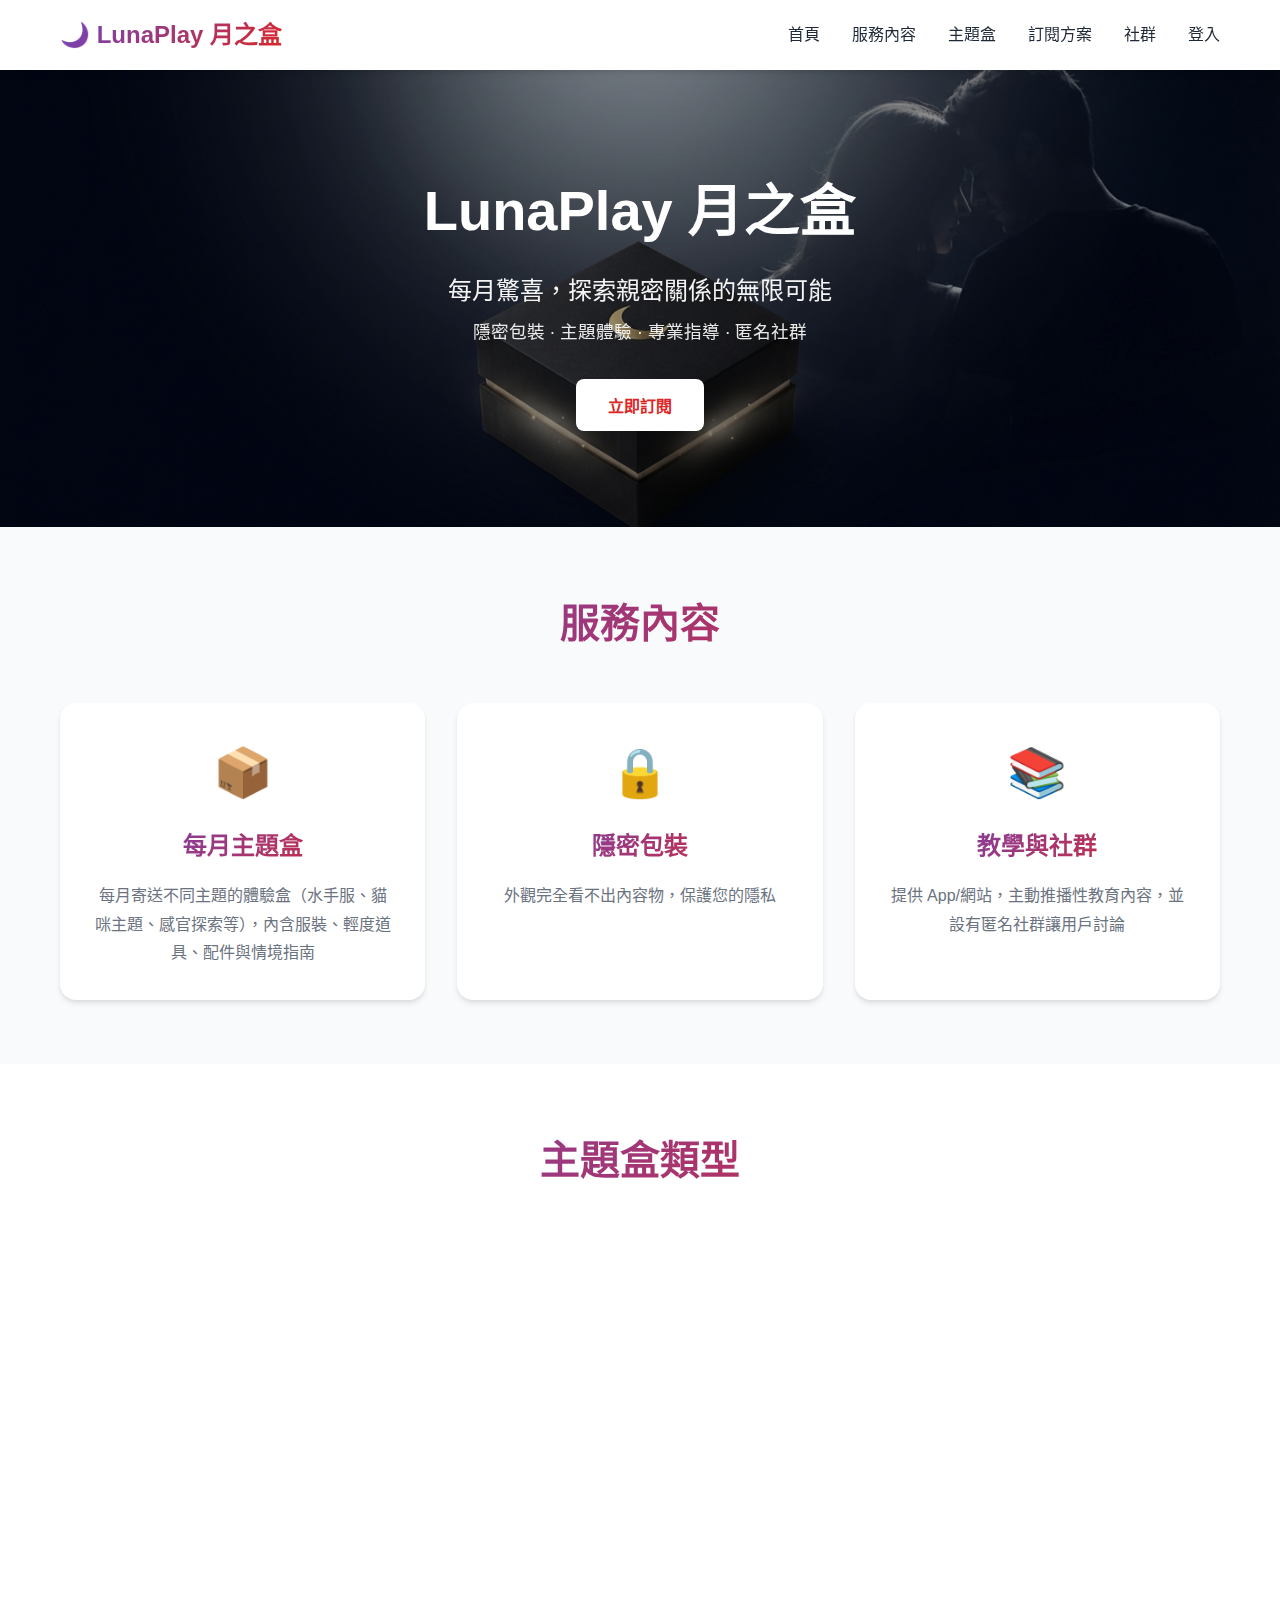
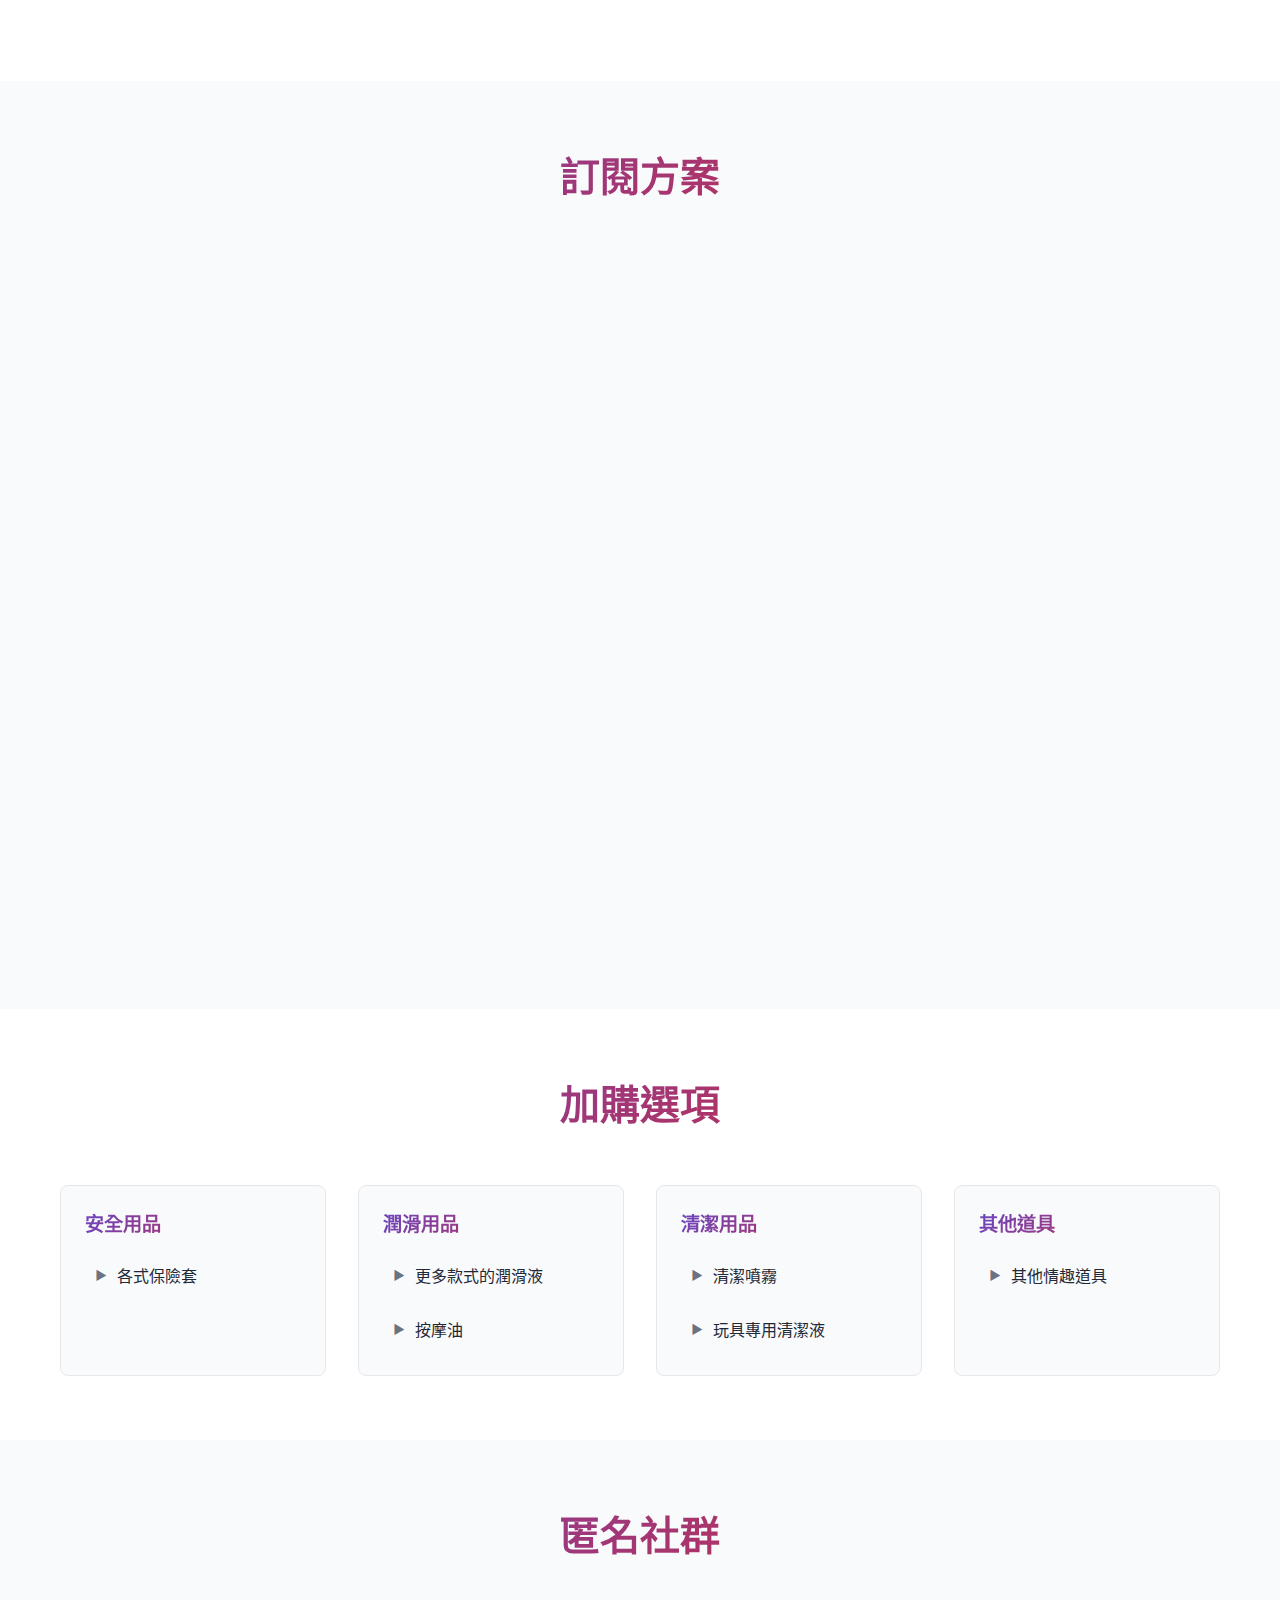
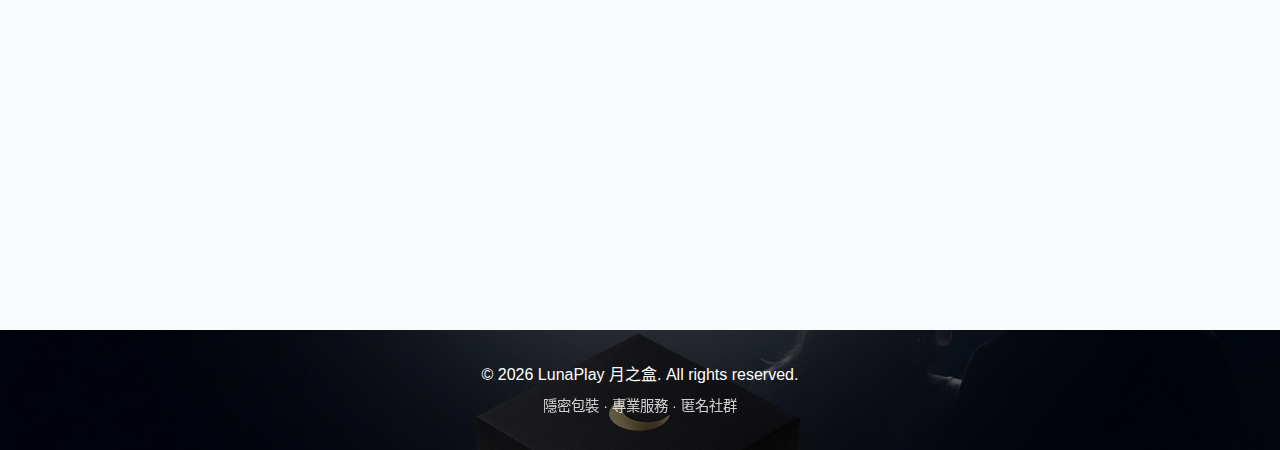
<file: index.html>
<!DOCTYPE html>
<html lang="zh-TW">
<head>
    <meta charset="UTF-8">
    <meta name="viewport" content="width=device-width, initial-scale=1.0">
    <title>LunaPlay 月之盒 - 情侶主題訂閱盒服務</title>
    <link rel="stylesheet" href="styles.css">
</head>
<body>
    <!-- Navigation -->
    <nav class="navbar">
        <div class="container">
            <div class="nav-brand">🌙 LunaPlay 月之盒</div>
            <ul class="nav-menu">
                <li><a href="#home">首頁</a></li>
                <li><a href="#features">服務內容</a></li>
                <li><a href="#themes">主題盒</a></li>
                <li><a href="#pricing">訂閱方案</a></li>
                <li><a href="#community">社群</a></li>
                <li id="loginNavItem"><a href="login.html">登入</a></li>
                <li id="dashboardNavItem" style="display: none;"><a href="dashboard.html">個人中心</a></li>
                <li id="logoutNavItem" style="display: none;"><a href="#" onclick="handleLogout(); return false;">登出</a></li>
            </ul>
        </div>
    </nav>

    <!-- Hero Section -->
    <section id="home" class="hero">
        <div class="container">
            <div class="hero-content">
                <h1 class="hero-title">LunaPlay 月之盒</h1>
                <p class="hero-subtitle">每月驚喜，探索親密關係的無限可能</p>
                <p class="hero-description">隱密包裝 · 主題體驗 · 專業指導 · 匿名社群</p>
                <button class="btn-primary" onclick="checkLoginAndRedirect('dashboard.html')">立即訂閱</button>
            </div>
        </div>
    </section>

    <!-- Features Section -->
    <section id="features" class="features">
        <div class="container">
            <h2 class="section-title">服務內容</h2>
            <div class="features-grid">
                <div class="feature-card">
                    <div class="feature-icon">📦</div>
                    <h3>每月主題盒</h3>
                    <p>每月寄送不同主題的體驗盒（水手服、貓咪主題、感官探索等），內含服裝、輕度道具、配件與情境指南</p>
                </div>
                <div class="feature-card">
                    <div class="feature-icon">🔒</div>
                    <h3>隱密包裝</h3>
                    <p>外觀完全看不出內容物，保護您的隱私</p>
                </div>
                <div class="feature-card">
                    <div class="feature-icon">📚</div>
                    <h3>教學與社群</h3>
                    <p>提供 App/網站，主動推播性教育內容，並設有匿名社群讓用戶討論</p>
                </div>
            </div>
        </div>
    </section>

    <!-- Themes Section -->
    <section id="themes" class="themes">
        <div class="container">
            <h2 class="section-title">主題盒類型</h2>
            <div class="themes-grid">
                <div class="theme-card" data-theme="roleplay" onclick="toggleThemeProducts('roleplay', this)">
                    <div class="theme-image">
                        <img src="assets/水手服女.webp" alt="水手服主題" onerror="this.style.display='none'; this.nextElementSibling.style.display='block';">
                        <div style="display: none; font-size: 4rem;">👗</div>
                    </div>
                    <h3>輕度角色扮演</h3>
                    <p>水手服、貓耳、護士服等主題服裝與配件</p>
                </div>
                <div class="theme-card" data-theme="sensory" onclick="toggleThemeProducts('sensory', this)">
                    <div class="theme-image">
                        <img src="assets/感官刺激羽毛.webp" alt="感官探索" onerror="this.style.display='none'; this.nextElementSibling.style.display='block';">
                        <div style="display: none; font-size: 4rem;">✨</div>
                    </div>
                    <h3>感官探索</h3>
                    <p>羽毛、絲巾眼罩、香氛蠟燭等探索道具</p>
                </div>
                <div class="theme-card" data-theme="bdsm" onclick="toggleThemeProducts('bdsm', this)">
                    <div class="theme-image">
                        <img src="assets/束縛手銬.jpeg" alt="BDSM入門" onerror="this.style.display='none'; this.nextElementSibling.style.display='block';">
                        <div style="display: none; font-size: 4rem;">🔗</div>
                    </div>
                    <h3>輕度 BDSM 入門</h3>
                    <p>柔軟手銬、項圈等入門道具</p>
                </div>
                <div class="theme-card" data-theme="romantic" onclick="toggleThemeProducts('romantic', this)">
                    <div class="theme-image">
                        <img src="assets/香精.webp" alt="浪漫氛圍" onerror="this.style.display='none'; this.nextElementSibling.style.display='block';">
                        <div style="display: none; font-size: 4rem;">💕</div>
                    </div>
                    <h3>浪漫氛圍</h3>
                    <p>按摩精油、情趣卡牌遊戲等浪漫元素</p>
                </div>
            </div>
            
            <!-- Theme Product Carousels -->
            <div class="theme-products-carousel" id="carousel-roleplay">
                <div class="carousel-container">
                    <div class="carousel-track" id="track-roleplay"></div>
                    <div class="carousel-nav">
                        <button class="carousel-nav-button" onclick="carouselPrev('roleplay'); event.stopPropagation();">‹</button>
                        <button class="carousel-nav-button" onclick="carouselNext('roleplay'); event.stopPropagation();">›</button>
                    </div>
                </div>
            </div>
            <div class="theme-products-carousel" id="carousel-sensory">
                <div class="carousel-container">
                    <div class="carousel-track" id="track-sensory"></div>
                    <div class="carousel-nav">
                        <button class="carousel-nav-button" onclick="carouselPrev('sensory'); event.stopPropagation();">‹</button>
                        <button class="carousel-nav-button" onclick="carouselNext('sensory'); event.stopPropagation();">›</button>
                    </div>
                </div>
            </div>
            <div class="theme-products-carousel" id="carousel-bdsm">
                <div class="carousel-container">
                    <div class="carousel-track" id="track-bdsm"></div>
                    <div class="carousel-nav">
                        <button class="carousel-nav-button" onclick="carouselPrev('bdsm'); event.stopPropagation();">‹</button>
                        <button class="carousel-nav-button" onclick="carouselNext('bdsm'); event.stopPropagation();">›</button>
                    </div>
                </div>
            </div>
            <div class="theme-products-carousel" id="carousel-romantic">
                <div class="carousel-container">
                    <div class="carousel-track" id="track-romantic"></div>
                    <div class="carousel-nav">
                        <button class="carousel-nav-button" onclick="carouselPrev('romantic'); event.stopPropagation();">‹</button>
                        <button class="carousel-nav-button" onclick="carouselNext('romantic'); event.stopPropagation();">›</button>
                    </div>
                </div>
            </div>
        </div>
    </section>

    <!-- Pricing Section -->
    <section id="pricing" class="pricing">
        <div class="container">
            <h2 class="section-title">訂閱方案</h2>
            <div class="pricing-grid">
                <div class="pricing-card">
                    <h3>單次購買</h3>
                    <div class="price">首年限定</div>
                    <p class="price-desc">體驗一次主題盒</p>
                    <ul class="pricing-features">
                        <li><span class="feature-icon">✓</span> <span class="feature-text">一套主題服裝</span></li>
                        <li><span class="feature-icon">✓</span> <span class="feature-text">2-3 個配件/道具</span></li>
                        <li><span class="feature-icon">✓</span> <span class="feature-text">潤滑液</span></li>
                        <li><span class="feature-icon">✓</span> <span class="feature-text">情境指南卡</span></li>
                        <li><span class="feature-icon cross">✗</span> <span class="feature-text">社群會員資格</span></li>
                        <li><span class="feature-icon cross">✗</span> <span class="feature-text">專家專欄優先閱讀</span></li>
                        <li><span class="feature-icon cross">✗</span> <span class="feature-text">可票選下個月主題</span></li>
                    </ul>
                    <button class="btn-secondary" onclick="checkLoginAndRedirect('dashboard.html')">立即購買</button>
                </div>
                <div class="pricing-card featured">
                    <div class="bonus-badge-top">12月加送1個月</div>
                    <h3>每年訂閱</h3>
                    <div class="price">12 個月<span class="bonus-month">+1</span></div>
                    <p class="price-desc">全年享受主題盒</p>
                    <ul class="pricing-features">
                        <li><span class="feature-icon">✓</span> <span class="feature-text">12 套主題服裝</span></li>
                        <li><span class="feature-icon">✓</span> <span class="feature-text">24-36 個配件/道具</span></li>
                        <li><span class="feature-icon">✓</span> <span class="feature-text">潤滑液 × 12</span></li>
                        <li><span class="feature-icon">✓</span> <span class="feature-text">情境指南卡 × 12</span></li>
                        <li><span class="feature-icon">✓</span> <span class="feature-text">社群會員資格</span></li>
                        <li><span class="feature-icon">✓</span> <span class="feature-text">專家專欄優先閱讀</span></li>
                        <li><span class="feature-icon">✓</span> <span class="feature-text">可票選下個月主題</span></li>
                    </ul>
                    <button class="btn-primary" onclick="checkLoginAndRedirect('dashboard.html')">立即訂閱</button>
                </div>
                <div class="pricing-card">
                    <h3>每季訂閱</h3>
                    <div class="price">3 個月</div>
                    <p class="price-desc">每季收到不同主題盒</p>
                    <ul class="pricing-features">
                        <li><span class="feature-icon">✓</span> <span class="feature-text">3 套主題服裝</span></li>
                        <li><span class="feature-icon">✓</span> <span class="feature-text">6-9 個配件/道具</span></li>
                        <li><span class="feature-icon">✓</span> <span class="feature-text">潤滑液 × 3</span></li>
                        <li><span class="feature-icon">✓</span> <span class="feature-text">情境指南卡 × 3</span></li>
                        <li><span class="feature-icon">✓</span> <span class="feature-text">社群會員資格</span></li>
                        <li><span class="feature-icon cross">✗</span> <span class="feature-text">專家專欄優先閱讀</span></li>
                        <li><span class="feature-icon cross">✗</span> <span class="feature-text">可票選下個月主題</span></li>
                    </ul>
                    <button class="btn-secondary" onclick="checkLoginAndRedirect('dashboard.html')">立即訂閱</button>
                </div>
            </div>
        </div>
    </section>

    <!-- Add-ons Section -->
    <section id="addons" class="addons">
        <div class="container">
            <h2 class="section-title">加購選項</h2>
            <div class="addons-grid">
                <div class="addon-category" data-category="safety" onclick="toggleAddonCategory('safety', this)">
                    <h3>安全用品</h3>
                    <div class="addon-items">
                        <div class="addon-item" onclick="toggleAddonItem('safety', this); event.stopPropagation();">
                            <span class="addon-item-icon">▶</span>
                            <span>各式保險套</span>
                        </div>
                    </div>
                </div>
                <div class="addon-category" data-category="lubricant" onclick="toggleAddonCategory('lubricant', this)">
                    <h3>潤滑用品</h3>
                    <div class="addon-items">
                        <div class="addon-item" onclick="toggleAddonItem('lubricant', this); event.stopPropagation();">
                            <span class="addon-item-icon">▶</span>
                            <span>更多款式的潤滑液</span>
                        </div>
                        <div class="addon-item" onclick="toggleAddonItem('lubricant', this); event.stopPropagation();">
                            <span class="addon-item-icon">▶</span>
                            <span>按摩油</span>
                        </div>
                    </div>
                </div>
                <div class="addon-category" data-category="cleaning" onclick="toggleAddonCategory('cleaning', this)">
                    <h3>清潔用品</h3>
                    <div class="addon-items">
                        <div class="addon-item" onclick="toggleAddonItem('cleaning', this); event.stopPropagation();">
                            <span class="addon-item-icon">▶</span>
                            <span>清潔噴霧</span>
                        </div>
                        <div class="addon-item" onclick="toggleAddonItem('cleaning', this); event.stopPropagation();">
                            <span class="addon-item-icon">▶</span>
                            <span>玩具專用清潔液</span>
                        </div>
                    </div>
                </div>
                <div class="addon-category" data-category="other" onclick="toggleAddonCategory('other', this)">
                    <h3>其他道具</h3>
                    <div class="addon-items">
                        <div class="addon-item" onclick="toggleAddonItem('other', this); event.stopPropagation();">
                            <span class="addon-item-icon">▶</span>
                            <span>其他情趣道具</span>
                        </div>
                    </div>
                </div>
            </div>
            
            <!-- Addon Product Carousels -->
            <div class="theme-products-carousel" id="carousel-addon-safety">
                <div class="carousel-container">
                    <div class="carousel-track" id="track-addon-safety"></div>
                    <div class="carousel-nav">
                        <button class="carousel-nav-button" onclick="carouselPrev('addon-safety'); event.stopPropagation();">‹</button>
                        <button class="carousel-nav-button" onclick="carouselNext('addon-safety'); event.stopPropagation();">›</button>
                    </div>
                </div>
            </div>
            <div class="theme-products-carousel" id="carousel-addon-lubricant">
                <div class="carousel-container">
                    <div class="carousel-track" id="track-addon-lubricant"></div>
                    <div class="carousel-nav">
                        <button class="carousel-nav-button" onclick="carouselPrev('addon-lubricant'); event.stopPropagation();">‹</button>
                        <button class="carousel-nav-button" onclick="carouselNext('addon-lubricant'); event.stopPropagation();">›</button>
                    </div>
                </div>
            </div>
            <div class="theme-products-carousel" id="carousel-addon-cleaning">
                <div class="carousel-container">
                    <div class="carousel-track" id="track-addon-cleaning"></div>
                    <div class="carousel-nav">
                        <button class="carousel-nav-button" onclick="carouselPrev('addon-cleaning'); event.stopPropagation();">‹</button>
                        <button class="carousel-nav-button" onclick="carouselNext('addon-cleaning'); event.stopPropagation();">›</button>
                    </div>
                </div>
            </div>
            <div class="theme-products-carousel" id="carousel-addon-other">
                <div class="carousel-container">
                    <div class="carousel-track" id="track-addon-other"></div>
                    <div class="carousel-nav">
                        <button class="carousel-nav-button" onclick="carouselPrev('addon-other'); event.stopPropagation();">‹</button>
                        <button class="carousel-nav-button" onclick="carouselNext('addon-other'); event.stopPropagation();">›</button>
                    </div>
                </div>
            </div>
        </div>
    </section>

    <!-- Community Section -->
    <section id="community" class="community">
        <div class="container">
            <h2 class="section-title">匿名社群</h2>
            <div class="community-grid">
                <a href="dashboard.html?tab=community" class="community-card" style="text-decoration: none; color: inherit;" onclick="return checkLoginAndRedirect('dashboard.html?tab=community')">
                    <div class="community-icon">📝</div>
                    <h3>心得分享</h3>
                    <p>看別人開箱不同主題的心得</p>
                </a>
                <a href="dashboard.html?tab=community" class="community-card" style="text-decoration: none; color: inherit;" onclick="return checkLoginAndRedirect('dashboard.html?tab=community')">
                    <div class="community-icon">❓</div>
                    <h3>匿名問答</h3>
                    <p>提出在關係中遇到的疑難雜症</p>
                </a>
                <a href="dashboard.html?tab=community" class="community-card" style="text-decoration: none; color: inherit;" onclick="return checkLoginAndRedirect('dashboard.html?tab=community')">
                    <div class="community-icon">🗳️</div>
                    <h3>主題投票</h3>
                    <p>票選下個月希望推出的主題</p>
                </a>
                <a href="dashboard.html?tab=community" class="community-card" style="text-decoration: none; color: inherit;" onclick="return checkLoginAndRedirect('dashboard.html?tab=community')">
                    <div class="community-icon">👨‍⚕️</div>
                    <h3>專家專欄</h3>
                    <p>閱讀性諮商師、兩性專家的文章（性教育）</p>
                </a>
            </div>
        </div>
    </section>

    <!-- Purchase Modal -->
    <div id="purchaseModal" class="modal">
        <div class="modal-content">
            <span class="close" onclick="closePurchaseModal()">&times;</span>
            <h2 id="modalTitle">選擇訂閱方案</h2>
            <div id="modalBody">
                <p>請選擇您想要的加購項目：</p>
                <div class="addons-selection">
                    <div class="addon-category">
                        <h3>安全用品</h3>
                        <label class="addon-item">
                            <input type="checkbox" name="addon" value="condoms">
                            <span>各式保險套</span>
                        </label>
                    </div>
                    <div class="addon-category">
                        <h3>潤滑用品</h3>
                        <label class="addon-item">
                            <input type="checkbox" name="addon" value="lubricant">
                            <span>更多款式的潤滑液</span>
                        </label>
                        <label class="addon-item">
                            <input type="checkbox" name="addon" value="massage-oil">
                            <span>按摩油</span>
                        </label>
                    </div>
                    <div class="addon-category">
                        <h3>清潔用品</h3>
                        <label class="addon-item">
                            <input type="checkbox" name="addon" value="cleaning-spray">
                            <span>清潔噴霧</span>
                        </label>
                        <label class="addon-item">
                            <input type="checkbox" name="addon" value="toy-cleaner">
                            <span>玩具專用清潔液</span>
                        </label>
                    </div>
                    <div class="addon-category">
                        <h3>其他道具</h3>
                        <label class="addon-item">
                            <input type="checkbox" name="addon" value="other-toys">
                            <span>其他情趣道具</span>
                        </label>
                    </div>
                </div>
                <button class="btn-primary" onclick="confirmPurchase()">確認購買</button>
            </div>
        </div>
    </div>

    <!-- Footer -->
    <footer class="footer">
        <div class="container">
            <p>&copy; 2026 LunaPlay 月之盒. All rights reserved.</p>
            <p class="footer-note">隱密包裝 · 專業服務 · 匿名社群</p>
        </div>
    </footer>

    <script src="script.js"></script>
</body>
</html>
</file>
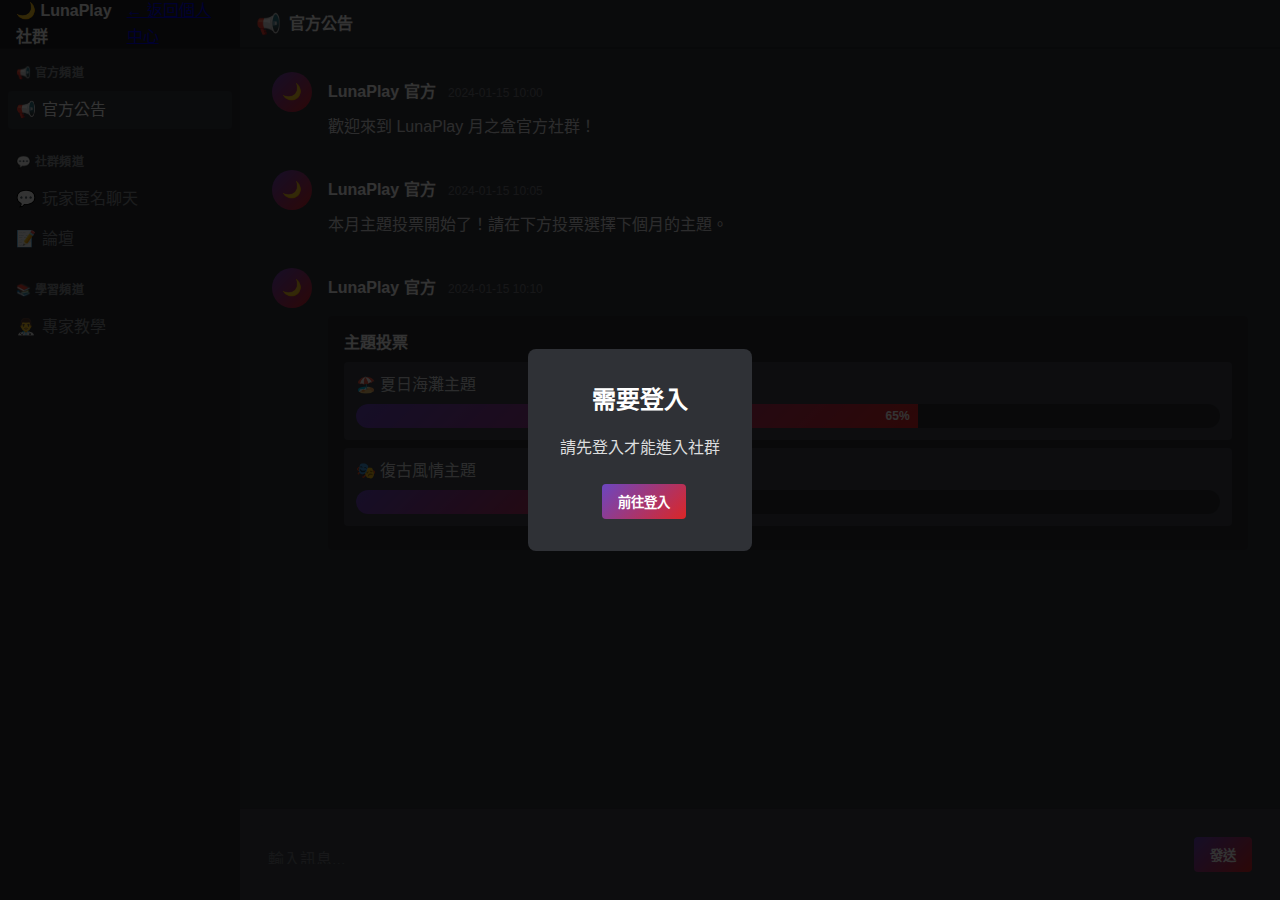
<file: community.html>
<!DOCTYPE html>
<html lang="zh-TW">
<head>
    <meta charset="UTF-8">
    <meta name="viewport" content="width=device-width, initial-scale=1.0">
    <title>匿名社群 - LunaPlay 月之盒</title>
    <link rel="stylesheet" href="styles.css">
    <style>
        * {
            box-sizing: border-box;
        }
        
        body {
            margin: 0;
            padding: 0;
            overflow: hidden;
        }
        
        .community-page {
            display: flex;
            height: 100vh;
            background: #36393F;
            color: #DCDDDE;
            font-family: -apple-system, BlinkMacSystemFont, 'Segoe UI', 'Roboto', sans-serif;
        }
        
        /* Sidebar - Channel List */
        .sidebar {
            width: 240px;
            background: #2F3136;
            display: flex;
            flex-direction: column;
            overflow-y: auto;
        }
        
        .server-header {
            height: 48px;
            background: #202225;
            display: flex;
            align-items: center;
            padding: 0 16px;
            border-bottom: 1px solid #202225;
            box-shadow: 0 1px 0 rgba(0, 0, 0, 0.2);
        }
        
        .server-name {
            font-weight: 600;
            font-size: 16px;
            color: #FFFFFF;
        }
        
        .channels-container {
            flex: 1;
            padding: 16px 8px;
            overflow-y: auto;
        }
        
        .channel-category {
            margin-bottom: 24px;
        }
        
        .category-header {
            text-transform: uppercase;
            font-size: 12px;
            font-weight: 600;
            color: #8E9297;
            padding: 0 8px;
            margin-bottom: 8px;
            letter-spacing: 0.02em;
        }
        
        .channel-item {
            display: flex;
            align-items: center;
            padding: 6px 8px;
            margin: 2px 0;
            border-radius: 4px;
            cursor: pointer;
            color: #8E9297;
            transition: background 0.15s, color 0.15s;
        }
        
        .channel-item:hover {
            background: #393C43;
            color: #DCDDDE;
        }
        
        .channel-item.active {
            background: #393C43;
            color: #FFFFFF;
        }
        
        .channel-icon {
            margin-right: 6px;
            font-size: 16px;
        }
        
        .channel-name {
            font-size: 16px;
            font-weight: 500;
        }
        
        /* Main Content Area */
        .main-content {
            flex: 1;
            display: flex;
            flex-direction: column;
            background: #36393F;
        }
        
        .channel-header {
            height: 48px;
            background: #36393F;
            border-bottom: 1px solid rgba(0, 0, 0, 0.2);
            display: flex;
            align-items: center;
            padding: 0 16px;
            box-shadow: 0 1px 0 rgba(4, 4, 5, 0.2);
        }
        
        .channel-header-icon {
            margin-right: 8px;
            font-size: 20px;
        }
        
        .channel-header-name {
            font-weight: 600;
            font-size: 16px;
            color: #FFFFFF;
        }
        
        .messages-container {
            flex: 1;
            overflow-y: auto;
            padding: 16px;
        }
        
        .message {
            margin-bottom: 16px;
            padding: 8px 16px;
            border-radius: 4px;
            transition: background 0.15s;
        }
        
        .message:hover {
            background: rgba(4, 4, 5, 0.07);
        }
        
        .message-header {
            display: flex;
            align-items: center;
            margin-bottom: 4px;
        }
        
        .message-avatar {
            width: 40px;
            height: 40px;
            border-radius: 50%;
            background: linear-gradient(135deg, var(--primary-color) 0%, var(--red-color) 100%);
            display: flex;
            align-items: center;
            justify-content: center;
            font-weight: 600;
            color: #FFFFFF;
            margin-right: 16px;
            flex-shrink: 0;
        }
        
        .message-info {
            flex: 1;
        }
        
        .message-author {
            font-weight: 600;
            color: #FFFFFF;
            margin-right: 8px;
        }
        
        .message-timestamp {
            font-size: 12px;
            color: #72767D;
        }
        
        .message-content {
            margin-left: 56px;
            color: #DCDDDE;
            line-height: 1.375;
            word-wrap: break-word;
        }
        
        .input-area {
            padding: 16px;
            background: #40444B;
            border-top: 1px solid rgba(0, 0, 0, 0.2);
        }
        
        .input-container {
            background: #40444B;
            border-radius: 8px;
            padding: 12px;
            display: flex;
            align-items: center;
        }
        
        .message-input {
            flex: 1;
            background: transparent;
            border: none;
            color: #DCDDDE;
            font-size: 16px;
            outline: none;
            resize: none;
            max-height: 200px;
            font-family: inherit;
        }
        
        .message-input::placeholder {
            color: #72767D;
        }
        
        .send-button {
            background: linear-gradient(135deg, var(--primary-color) 0%, var(--red-color) 100%);
            color: #FFFFFF;
            border: none;
            padding: 8px 16px;
            border-radius: 4px;
            cursor: pointer;
            font-weight: 600;
            margin-left: 8px;
            transition: opacity 0.2s;
        }
        
        .send-button:hover {
            opacity: 0.8;
        }
        
        .send-button:disabled {
            opacity: 0.5;
            cursor: not-allowed;
        }
        
        /* Vote Component */
        .vote-poll {
            background: #2F3136;
            border-radius: 4px;
            padding: 16px;
            margin: 8px 0;
        }
        
        .vote-option {
            background: #40444B;
            border-radius: 4px;
            padding: 12px;
            margin: 8px 0;
            cursor: pointer;
            transition: background 0.15s;
        }
        
        .vote-option:hover {
            background: #484C52;
        }
        
        .vote-bar {
            background: #2F3136;
            height: 24px;
            border-radius: 12px;
            overflow: hidden;
            margin-top: 8px;
            position: relative;
        }
        
        .vote-fill {
            height: 100%;
            background: linear-gradient(135deg, var(--primary-color) 0%, var(--red-color) 100%);
            display: flex;
            align-items: center;
            justify-content: flex-end;
            padding-right: 8px;
            color: #FFFFFF;
            font-size: 12px;
            font-weight: 600;
            transition: width 0.3s;
        }
        
        /* Article Card */
        .article-card {
            background: #2F3136;
            border-radius: 4px;
            padding: 16px;
            margin: 8px 0;
            cursor: pointer;
            transition: background 0.15s;
        }
        
        .article-card:hover {
            background: #393C43;
        }
        
        .article-title {
            font-weight: 600;
            color: #FFFFFF;
            margin-bottom: 4px;
        }
        
        .article-meta {
            font-size: 12px;
            color: #72767D;
            margin-top: 8px;
        }
        
        /* Back Button */
        .back-button {
            position: absolute;
            top: 60px;
            left: 16px;
            background: rgba(0, 0, 0, 0.3);
            color: #FFFFFF;
            padding: 8px 16px;
            border-radius: 4px;
            text-decoration: none;
            font-size: 14px;
            z-index: 100;
            transition: background 0.15s;
        }
        
        .back-button:hover {
            background: rgba(0, 0, 0, 0.5);
        }
        
        /* Responsive */
        @media (max-width: 768px) {
            .sidebar {
                width: 200px;
            }
            
            .channel-name {
                font-size: 14px;
            }
        }
        
        /* Login Check Overlay */
        .login-overlay {
            position: fixed;
            top: 0;
            left: 0;
            right: 0;
            bottom: 0;
            background: rgba(0, 0, 0, 0.8);
            display: flex;
            align-items: center;
            justify-content: center;
            z-index: 1000;
        }
        
        .login-prompt {
            background: #2F3136;
            padding: 32px;
            border-radius: 8px;
            text-align: center;
            max-width: 400px;
        }
        
        .login-prompt h2 {
            color: #FFFFFF;
            margin-bottom: 16px;
        }
        
        .login-prompt p {
            color: #DCDDDE;
            margin-bottom: 24px;
        }
    </style>
</head>
<body>
    <script>
        // Check login status
        if (localStorage.getItem('isLoggedIn') !== 'true') {
            document.write(`
                <div class="login-overlay">
                    <div class="login-prompt">
                        <h2>需要登入</h2>
                        <p>請先登入才能進入社群</p>
                        <button class="send-button" onclick="window.location.href='login.html'">前往登入</button>
                    </div>
                </div>
            `);
        }
    </script>
    
    <div class="community-page">
        <!-- Sidebar -->
        <div class="sidebar">
            <div class="server-header">
                <div class="server-name">🌙 LunaPlay 社群</div>
                <a href="dashboard.html" class="back-button-in-header">← 返回個人中心</a>
            </div>
            
            <div class="channels-container">
                <div class="channel-category">
                    <div class="category-header">📢 官方頻道</div>
                    <div class="channel-item active" onclick="switchChannel('announcements')">
                        <span class="channel-icon">📢</span>
                        <span class="channel-name">官方公告</span>
                    </div>
                </div>
                
                <div class="channel-category">
                    <div class="category-header">💬 社群頻道</div>
                    <div class="channel-item" onclick="switchChannel('chat')">
                        <span class="channel-icon">💬</span>
                        <span class="channel-name">玩家匿名聊天</span>
                    </div>
                    <div class="channel-item" onclick="switchChannel('forum')">
                        <span class="channel-icon">📝</span>
                        <span class="channel-name">論壇</span>
                    </div>
                </div>
                
                <div class="channel-category">
                    <div class="category-header">📚 學習頻道</div>
                    <div class="channel-item" onclick="switchChannel('learning')">
                        <span class="channel-icon">👨‍⚕️</span>
                        <span class="channel-name">專家教學</span>
                    </div>
                </div>
            </div>
        </div>
        
        <!-- Main Content -->
        <div class="main-content">
            <div class="channel-header">
                <span class="channel-header-icon" id="channelHeaderIcon">📢</span>
                <span class="channel-header-name" id="channelHeaderName">官方公告</span>
            </div>
            
            <div class="messages-container" id="messagesContainer">
                <!-- Messages will be dynamically loaded here -->
            </div>
            
            <div class="input-area">
                <div class="input-container">
                    <textarea 
                        class="message-input" 
                        id="messageInput" 
                        placeholder="輸入訊息..." 
                        rows="1"
                        onkeydown="handleKeyDown(event)"
                    ></textarea>
                    <button class="send-button" id="sendButton" onclick="sendMessage()">發送</button>
                </div>
            </div>
        </div>
    </div>
    
    <script>
        let currentChannel = 'announcements';
        const username = localStorage.getItem('username') || '匿名用戶';
        
        // Channel data
        const channelData = {
            announcements: {
                icon: '📢',
                name: '官方公告',
                messages: [
                    {
                        author: 'LunaPlay 官方',
                        avatar: '🌙',
                        timestamp: '2024-01-15 10:00',
                        content: '歡迎來到 LunaPlay 月之盒官方社群！',
                        type: 'text'
                    },
                    {
                        author: 'LunaPlay 官方',
                        avatar: '🌙',
                        timestamp: '2024-01-15 10:05',
                        content: '本月主題投票開始了！請在下方投票選擇下個月的主題。',
                        type: 'text'
                    },
                    {
                        author: 'LunaPlay 官方',
                        avatar: '🌙',
                        timestamp: '2024-01-15 10:10',
                        content: '主題投票',
                        type: 'vote',
                        options: [
                            { name: '🏖️ 夏日海灘主題', votes: 65, total: 100 },
                            { name: '🎭 復古風情主題', votes: 35, total: 100 }
                        ]
                    }
                ]
            },
            chat: {
                icon: '💬',
                name: '玩家匿名聊天',
                messages: [
                    {
                        author: '匿名用戶 #1234',
                        avatar: '👤',
                        timestamp: '2024-01-15 09:30',
                        content: '有人試過水手服主題盒嗎？想聽聽心得～'
                    },
                    {
                        author: '匿名用戶 #5678',
                        avatar: '👤',
                        timestamp: '2024-01-15 09:35',
                        content: '我試過！服裝質感很好，配件也很實用 👍'
                    },
                    {
                        author: '匿名用戶 #9012',
                        avatar: '👤',
                        timestamp: '2024-01-15 09:40',
                        content: '情境指南卡很詳細，第一次嘗試也不用擔心'
                    }
                ]
            },
            forum: {
                icon: '📝',
                name: '論壇',
                messages: [
                    {
                        author: '匿名用戶 #3456',
                        avatar: '👤',
                        timestamp: '2024-01-14 20:00',
                        content: '【心得分享】「水手服主題盒」開箱心得\n\n服裝質感很好，材質柔軟舒適，配件也很實用。情境指南卡很詳細，提供了很多實用的建議。整體來說非常滿意，推薦給想要嘗試角色扮演主題的朋友！'
                    },
                    {
                        author: '匿名用戶 #7890',
                        avatar: '👤',
                        timestamp: '2024-01-14 18:00',
                        content: '【匿名問答】Q: 如何與伴侶討論嘗試新主題？\n\nA: 建議從輕鬆的對話開始，可以先分享感興趣的主題，讓對方知道你的想法。選擇一個放鬆的時刻，用開放的態度溝通，不要給對方壓力。'
                    },
                    {
                        author: '匿名用戶 #2345',
                        avatar: '👤',
                        timestamp: '2024-01-14 16:00',
                        content: '【心得分享】「感官探索盒」初體驗\n\n香氛蠟燭的香味很棒，營造了很好的氛圍。羽毛和眼罩的組合讓體驗更豐富，絲巾的質感也很好。第一次嘗試感官探索，感覺很新鮮有趣！'
                    }
                ]
            },
            learning: {
                icon: '👨‍⚕️',
                name: '專家教學',
                messages: [
                    {
                        author: '王諮商師',
                        avatar: '👨‍⚕️',
                        timestamp: '2024-01-15 08:00',
                        content: '【專家專欄】如何建立健康的親密關係\n\n親密關係的建立需要時間、耐心和溝通。本文將探討如何在關係中建立信任、尊重和理解，以及如何處理關係中的挑戰。',
                        type: 'article'
                    },
                    {
                        author: '李專家',
                        avatar: '👨‍⚕️',
                        timestamp: '2024-01-14 14:00',
                        content: '【專家專欄】探索與溝通：情侶間的重要課題\n\n在親密關係中，探索新事物和有效溝通是維持關係健康的重要因素。本文分享如何與伴侶討論敏感話題，以及如何建立開放的溝通環境。',
                        type: 'article'
                    },
                    {
                        author: '張諮商師',
                        avatar: '👨‍⚕️',
                        timestamp: '2024-01-13 10:00',
                        content: '【專家專欄】性教育基礎知識\n\n正確的性教育知識對於建立健康的親密關係至關重要。本文涵蓋性健康、安全性行為、同意等重要主題。',
                        type: 'article'
                    }
                ]
            }
        };
        
        function switchChannel(channelName) {
            currentChannel = channelName;
            
            // Update active channel
            document.querySelectorAll('.channel-item').forEach(item => {
                item.classList.remove('active');
            });
            event.target.closest('.channel-item').classList.add('active');
            
            // Update header
            document.getElementById('channelHeaderIcon').textContent = channelData[channelName].icon;
            document.getElementById('channelHeaderName').textContent = channelData[channelName].name;
            
            // Load messages
            loadMessages(channelName);
        }
        
        function loadMessages(channelName) {
            const container = document.getElementById('messagesContainer');
            const messages = channelData[channelName].messages;
            
            container.innerHTML = '';
            
            messages.forEach(msg => {
                if (msg.type === 'vote') {
                    container.appendChild(createVoteMessage(msg));
                } else if (msg.type === 'article') {
                    container.appendChild(createArticleMessage(msg));
                } else {
                    container.appendChild(createTextMessage(msg));
                }
            });
            
            container.scrollTop = container.scrollHeight;
        }
        
        function createTextMessage(msg) {
            const messageDiv = document.createElement('div');
            messageDiv.className = 'message';
            
            messageDiv.innerHTML = `
                <div class="message-header">
                    <div class="message-avatar">${msg.avatar}</div>
                    <div class="message-info">
                        <span class="message-author">${msg.author}</span>
                        <span class="message-timestamp">${msg.timestamp}</span>
                    </div>
                </div>
                <div class="message-content">${msg.content.replace(/\n/g, '<br>')}</div>
            `;
            
            return messageDiv;
        }
        
        function createVoteMessage(msg) {
            const messageDiv = document.createElement('div');
            messageDiv.className = 'message';
            
            let voteHTML = `
                <div class="message-header">
                    <div class="message-avatar">${msg.avatar}</div>
                    <div class="message-info">
                        <span class="message-author">${msg.author}</span>
                        <span class="message-timestamp">${msg.timestamp}</span>
                    </div>
                </div>
                <div class="message-content">
                    <div class="vote-poll">
                        <strong style="color: #FFFFFF;">${msg.content}</strong>
            `;
            
            msg.options.forEach(option => {
                const percentage = Math.round((option.votes / option.total) * 100);
                voteHTML += `
                    <div class="vote-option" onclick="voteOption('${option.name}')">
                        <div>${option.name}</div>
                        <div class="vote-bar">
                            <div class="vote-fill" style="width: ${percentage}%">${percentage}%</div>
                        </div>
                    </div>
                `;
            });
            
            voteHTML += '</div></div>';
            messageDiv.innerHTML = voteHTML;
            
            return messageDiv;
        }
        
        function createArticleMessage(msg) {
            const messageDiv = document.createElement('div');
            messageDiv.className = 'message';
            
            messageDiv.innerHTML = `
                <div class="message-header">
                    <div class="message-avatar">${msg.avatar}</div>
                    <div class="message-info">
                        <span class="message-author">${msg.author}</span>
                        <span class="message-timestamp">${msg.timestamp}</span>
                    </div>
                </div>
                <div class="message-content">
                    <div class="article-card" onclick="showArticle('${msg.content}')">
                        <div class="article-title">${msg.content.split('\n')[0]}</div>
                        <div style="color: #DCDDDE; margin-top: 8px;">${msg.content.split('\n').slice(1).join('<br>')}</div>
                        <div class="article-meta">點擊閱讀全文</div>
                    </div>
                </div>
            `;
            
            return messageDiv;
        }
        
        function sendMessage() {
            const input = document.getElementById('messageInput');
            const content = input.value.trim();
            
            if (!content) return;
            
            const now = new Date();
            const timestamp = `${now.getFullYear()}-${String(now.getMonth() + 1).padStart(2, '0')}-${String(now.getDate()).padStart(2, '0')} ${String(now.getHours()).padStart(2, '0')}:${String(now.getMinutes()).padStart(2, '0')}`;
            
            const newMessage = {
                author: username,
                avatar: '👤',
                timestamp: timestamp,
                content: content
            };
            
            channelData[currentChannel].messages.push(newMessage);
            loadMessages(currentChannel);
            
            input.value = '';
            input.style.height = 'auto';
        }
        
        function handleKeyDown(event) {
            if (event.key === 'Enter' && !event.shiftKey) {
                event.preventDefault();
                sendMessage();
            }
        }
        
        function voteOption(optionName) {
            alert(`您已投票給：${optionName}\n\n（此為 Demo 版本，實際功能需連接後端系統）`);
        }
        
        function showArticle(content) {
            alert('文章詳情頁面\n\n（此為 Demo 版本，實際功能需連接後端系統）');
        }
        
        // Auto-resize textarea
        document.getElementById('messageInput').addEventListener('input', function() {
            this.style.height = 'auto';
            this.style.height = this.scrollHeight + 'px';
        });
        
        // Load initial channel
        loadMessages('announcements');
    </script>
</body>
</html>
</file>
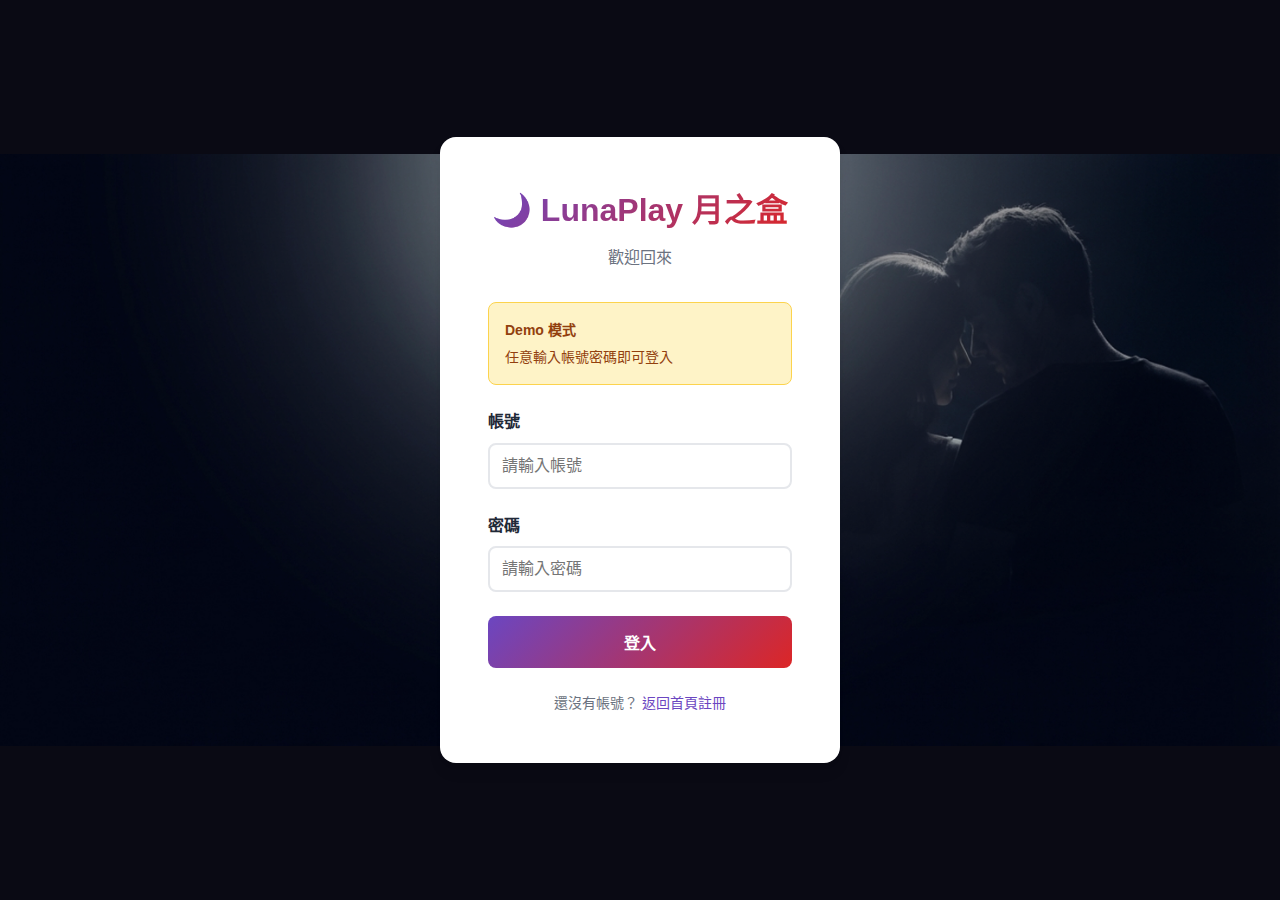
<file: dashboard.html>
<!DOCTYPE html>
<html lang="zh-TW">
<head>
    <meta charset="UTF-8">
    <meta name="viewport" content="width=device-width, initial-scale=1.0">
    <title>個人中心 - LunaPlay 月之盒</title>
    <link rel="stylesheet" href="styles.css">
    <style>
        .dashboard-page {
            min-height: 100vh;
            background: var(--bg-color);
        }
        
        .dashboard-header {
            background: url('assets/banner.jpg') center center / cover no-repeat;
            color: var(--white);
            padding: 2rem 0;
            position: relative;
        }
        
        .dashboard-header::before {
            content: '';
            position: absolute;
            top: 0;
            left: 0;
            right: 0;
            bottom: 0;
            background: rgba(0, 0, 0, 0.4);
            z-index: 1;
        }
        
        .dashboard-header .container {
            display: flex;
            justify-content: space-between;
            align-items: center;
            position: relative;
            z-index: 2;
        }
        
        .home-icon {
            font-size: 2rem;
            cursor: pointer;
            transition: transform 0.3s;
            text-decoration: none;
            color: var(--white);
            margin-right: 0.5rem;
            display: inline-block;
        }
        
        .home-icon:hover {
            transform: scale(1.1);
        }
        
        .user-info h1 {
            font-size: 2rem;
            margin-bottom: 0.5rem;
            display: flex;
            align-items: center;
        }
        
        .user-info p {
            opacity: 0.9;
        }
        
        .logout-button {
            background: rgba(255, 255, 255, 0.2);
            color: var(--white);
            padding: 0.75rem 1.5rem;
            border: none;
            border-radius: 0.5rem;
            cursor: pointer;
            font-weight: 600;
            transition: background 0.3s;
        }
        
        .logout-button:hover {
            background: rgba(255, 255, 255, 0.3);
        }
        
        .dashboard-nav {
            background: var(--white);
            border-bottom: 2px solid #E5E7EB;
            padding: 1rem 0;
        }
        
        .dashboard-nav .container {
            display: flex;
            gap: 2rem;
            flex-wrap: wrap;
        }
        
        .nav-tab {
            padding: 0.75rem 1.5rem;
            background: transparent;
            border: none;
            border-bottom: 3px solid transparent;
            cursor: pointer;
            font-size: 1rem;
            font-weight: 600;
            color: var(--text-light);
            transition: all 0.3s;
        }
        
        .nav-tab:hover {
            background: linear-gradient(135deg, var(--primary-color) 0%, var(--red-color) 100%);
            -webkit-background-clip: text;
            -webkit-text-fill-color: transparent;
            background-clip: text;
        }
        
        .nav-tab.active {
            background: linear-gradient(135deg, var(--primary-color) 0%, var(--red-color) 100%);
            -webkit-background-clip: text;
            -webkit-text-fill-color: transparent;
            background-clip: text;
            border-bottom: 3px solid;
            border-image: linear-gradient(135deg, var(--primary-color) 0%, var(--red-color) 100%) 1;
        }
        
        .tab-content {
            display: none;
            padding: 2rem 0;
        }
        
        .tab-content.active {
            display: block;
        }
        
        .content-card {
            background: var(--white);
            padding: 2rem;
            border-radius: 1rem;
            box-shadow: var(--shadow);
            margin-bottom: 1.5rem;
        }
        
        /* Force gradient on all content-card h3 titles */
        .content-card h3,
        div.content-card h3,
        .tab-content .content-card h3,
        .tab-content.active .content-card h3,
        #orders .content-card h3,
        #subscription .content-card h3,
        #addons .content-card h3,
        #orders h3,
        #subscription h3,
        #addons h3 {
            font-size: 1.5rem !important;
            margin-bottom: 1.5rem !important;
            background: linear-gradient(135deg, #6B46C1 0%, #DC2626 100%) !important;
            -webkit-background-clip: text !important;
            -webkit-text-fill-color: transparent !important;
            background-clip: text !important;
            color: transparent !important;
        }
        
        /* Additional specific selectors for all h3 in tab-content */
        .tab-content h3,
        .tab-content.active h3 {
            background: linear-gradient(135deg, #6B46C1 0%, #DC2626 100%) !important;
            -webkit-background-clip: text !important;
            -webkit-text-fill-color: transparent !important;
            background-clip: text !important;
            color: transparent !important;
        }
        
        /* Ensure pricing features alignment */
        .pricing-features {
            list-style: none;
            text-align: left;
            margin-bottom: 2rem;
            min-height: 280px;
        }
        
        .pricing-features li {
            padding: 0.75rem 0;
            color: var(--text-color);
            display: flex;
            align-items: center;
            gap: 0.75rem;
            border-bottom: 1px solid #E5E7EB;
        }
        
        .pricing-features li:last-child {
            border-bottom: none;
        }
        
        .pricing-features .feature-icon {
            min-width: 20px;
            width: 20px;
            font-weight: bold;
            font-size: 1.1rem;
            display: flex;
            align-items: center;
            justify-content: center;
            line-height: 1;
            flex-shrink: 0;
            margin: 0;
            padding: 0;
        }
        
        .pricing-features .feature-icon:not(.cross) {
            color: #10B981;
        }
        
        .pricing-features .feature-icon.cross {
            color: #EF4444;
        }
        
        .pricing-features .feature-text {
            flex: 1;
            display: flex;
            align-items: center;
            line-height: 1.5;
        }
        
        .order-item {
            background: #F9FAFB;
            padding: 1.5rem;
            border-radius: 0.5rem;
            margin-bottom: 1rem;
            border-left: 4px solid;
            border-image: linear-gradient(135deg, var(--primary-color) 0%, var(--red-color) 100%) 1;
        }
        
        .order-item:nth-child(even) {
            border-left: 4px solid;
            border-image: linear-gradient(135deg, var(--primary-color) 0%, var(--red-color) 100%) 1;
        }
        
        .order-header {
            display: flex;
            justify-content: space-between;
            align-items: center;
            margin-bottom: 0.5rem;
        }
        
        .order-title {
            font-weight: 600;
            background: linear-gradient(135deg, var(--primary-color) 0%, var(--red-color) 100%);
            -webkit-background-clip: text;
            -webkit-text-fill-color: transparent;
            background-clip: text;
        }
        
        .order-date {
            color: var(--text-light);
            font-size: 0.875rem;
        }
        
        .order-details {
            color: var(--text-light);
            margin-top: 0.5rem;
        }
        
        .subscription-card {
            background: linear-gradient(135deg, #F3F4F6 0%, #E5E7EB 100%);
            padding: 2rem;
            border-radius: 1rem;
            margin-bottom: 1.5rem;
        }
        
        .subscription-status {
            display: flex;
            justify-content: space-between;
            align-items: center;
            margin-bottom: 1rem;
        }
        
        .status-badge {
            padding: 0.5rem 1rem;
            border-radius: 2rem;
            font-weight: 600;
            font-size: 0.875rem;
        }
        
        .status-active {
            background: #D1FAE5;
            color: #065F46;
        }
        
        .status-inactive {
            background: #FEE2E2;
            color: #991B1B;
        }
        
        .subscription-info {
            margin: 1rem 0;
        }
        
        .subscription-info p {
            margin: 0.5rem 0;
            color: var(--text-color);
        }
        
        .action-buttons {
            display: flex;
            gap: 1rem;
            margin-top: 1.5rem;
        }
        
        .category-container {
            margin-bottom: 1rem;
        }
        
        .category-header {
            background: #F9FAFB;
            padding: 1rem 1.5rem;
            border-radius: 0.5rem;
            border: 2px solid #E5E7EB;
            cursor: pointer;
            display: flex;
            justify-content: space-between;
            align-items: center;
            transition: all 0.3s;
        }
        
        .category-header:hover {
            background: linear-gradient(var(--white), var(--white)) padding-box,
                        linear-gradient(135deg, var(--primary-color) 0%, var(--red-color) 100%) border-box;
            border: 2px solid transparent;
        }
        
        .category-header.active {
            background: linear-gradient(var(--white), var(--white)) padding-box,
                        linear-gradient(135deg, var(--primary-color) 0%, var(--red-color) 100%) border-box;
            border: 2px solid transparent;
        }
        
        .category-title {
            display: flex;
            align-items: center;
            gap: 0.75rem;
            font-weight: 600;
            font-size: 1.1rem;
            color: var(--text-color);
        }
        
        .category-icon {
            font-size: 1.5rem;
        }
        
        .category-arrow {
            font-size: 1.2rem;
            transition: transform 0.3s;
            color: var(--text-light);
        }
        
        .category-header.active .category-arrow {
            transform: rotate(180deg);
            background: linear-gradient(135deg, var(--primary-color) 0%, var(--red-color) 100%);
            -webkit-background-clip: text;
            -webkit-text-fill-color: transparent;
            background-clip: text;
        }
        
        .category-products {
            display: none;
            grid-template-columns: repeat(auto-fill, minmax(200px, 1fr));
            gap: 1rem;
            margin-top: 1rem;
            padding: 0 0.5rem;
        }
        
        .category-products.expanded {
            display: grid;
            animation: slideDown 0.3s;
        }
        
        .product-card {
            background: var(--white);
            padding: 1.5rem;
            border-radius: 0.5rem;
            border: 2px solid #E5E7EB;
            cursor: pointer;
            transition: all 0.3s;
            text-align: center;
        }
        
        .product-card:hover {
            background: linear-gradient(var(--white), var(--white)) padding-box,
                        linear-gradient(135deg, var(--primary-color) 0%, var(--red-color) 100%) border-box;
            border: 2px solid transparent;
            transform: translateY(-2px);
            box-shadow: var(--shadow);
        }
        
        .product-image {
            width: 100%;
            height: 120px;
            background: linear-gradient(135deg, #F3F4F6 0%, #E5E7EB 100%);
            border-radius: 0.5rem;
            margin-bottom: 1rem;
            display: flex;
            align-items: center;
            justify-content: center;
            font-size: 2.5rem;
            color: var(--text-light);
            overflow: hidden;
        }
        
        .product-image img {
            width: 100%;
            height: 100%;
            object-fit: cover;
            border-radius: 0.5rem;
        }
        
        .product-name {
            font-weight: 600;
            margin-bottom: 0.5rem;
            color: var(--text-color);
            font-size: 0.95rem;
        }
        
        .product-price {
            color: var(--text-light);
            font-size: 0.875rem;
        }
        
        @keyframes slideDown {
            from {
                opacity: 0;
                transform: translateY(-10px);
            }
            to {
                opacity: 1;
                transform: translateY(0);
            }
        }
        
        /* Product Detail Modal */
        .product-modal {
            display: none;
            position: fixed;
            z-index: 2000;
            left: 0;
            top: 0;
            width: 100%;
            height: 100%;
            background-color: rgba(0, 0, 0, 0.5);
            animation: fadeIn 0.3s;
        }
        
        .product-modal-content {
            background-color: var(--white);
            margin: 2% auto;
            padding: 0;
            border-radius: 1rem;
            width: 90%;
            max-width: 900px;
            max-height: 90vh;
            overflow-y: auto;
            animation: slideDown 0.3s;
            display: flex;
            flex-direction: column;
        }
        
        .product-modal-header {
            padding: 2rem;
            border-bottom: 1px solid #E5E7EB;
            display: flex;
            justify-content: space-between;
            align-items: center;
        }
        
        .product-modal-body {
            padding: 2rem;
            display: grid;
            grid-template-columns: 1fr 1fr;
            gap: 2rem;
        }
        
        .product-image-container {
            background: #F9FAFB;
            border-radius: 0.5rem;
            padding: 2rem;
            display: flex;
            align-items: center;
            justify-content: center;
            min-height: 300px;
            overflow: hidden;
        }
        
        .product-image-container img {
            width: 100%;
            height: 100%;
            max-height: 400px;
            object-fit: contain;
            border-radius: 0.5rem;
        }
        
        .product-image-container .product-image {
            font-size: 8rem;
            color: var(--text-light);
        }
        
        .product-info {
            display: flex;
            flex-direction: column;
        }
        
        .product-title {
            font-size: 1.5rem;
            font-weight: 600;
            margin-bottom: 1rem;
            color: var(--text-color);
        }
        
        .product-price {
            font-size: 2rem;
            font-weight: bold;
            background: linear-gradient(135deg, var(--primary-color) 0%, var(--red-color) 100%);
            -webkit-background-clip: text;
            -webkit-text-fill-color: transparent;
            background-clip: text;
            margin-bottom: 1rem;
        }
        
        .product-specs {
            margin: 1.5rem 0;
        }
        
        .spec-item {
            padding: 0.75rem 0;
            border-bottom: 1px solid #E5E7EB;
            display: flex;
            justify-content: space-between;
        }
        
        .spec-label {
            font-weight: 600;
            color: var(--text-color);
        }
        
        .spec-value {
            color: var(--text-light);
        }
        
        .quantity-selector {
            display: flex;
            align-items: center;
            gap: 1rem;
            margin: 1.5rem 0;
        }
        
        .quantity-button {
            width: 40px;
            height: 40px;
            border: 2px solid #E5E7EB;
            background: var(--white);
            border-radius: 0.5rem;
            cursor: pointer;
            font-size: 1.2rem;
            font-weight: 600;
            color: var(--text-color);
            transition: all 0.2s;
        }
        
        .quantity-button:hover {
            background: linear-gradient(var(--white), var(--white)) padding-box,
                        linear-gradient(135deg, var(--primary-color) 0%, var(--red-color) 100%) border-box;
            border: 2px solid transparent;
        }
        
        .quantity-input {
            width: 80px;
            text-align: center;
            padding: 0.5rem;
            border: 2px solid #E5E7EB;
            border-radius: 0.5rem;
            font-size: 1.2rem;
            font-weight: 600;
        }
        
        .total-price {
            font-size: 1.5rem;
            font-weight: 600;
            color: var(--text-color);
            margin: 1.5rem 0;
            padding-top: 1.5rem;
            border-top: 2px solid #E5E7EB;
        }
        
        .total-price span {
            background: linear-gradient(135deg, var(--primary-color) 0%, var(--red-color) 100%);
            -webkit-background-clip: text;
            -webkit-text-fill-color: transparent;
            background-clip: text;
        }
        
        .cart-summary {
            background: #F9FAFB;
            padding: 1.5rem;
            border-radius: 0.5rem;
            margin-top: 2rem;
        }
        
        /* Community Embedded Styles */
        .community-page-embedded {
            display: flex;
            height: calc(100vh - 300px);
            max-height: 600px;
            background: #36393F;
            color: #DCDDDE;
            font-family: -apple-system, BlinkMacSystemFont, 'Segoe UI', 'Roboto', sans-serif;
            border-radius: 1rem;
            overflow: hidden;
            box-shadow: var(--shadow);
        }
        
        .community-sidebar {
            width: 240px;
            background: #2F3136;
            display: flex;
            flex-direction: column;
            overflow-y: auto;
            flex-shrink: 0;
        }
        
        .community-server-header {
            height: 48px;
            background: #202225;
            display: flex;
            align-items: center;
            padding: 0 16px;
            border-bottom: 1px solid #202225;
            box-shadow: 0 1px 0 rgba(0, 0, 0, 0.2);
        }
        
        .community-server-name {
            font-weight: 600;
            font-size: 16px;
            color: #FFFFFF;
        }
        
        .community-channels-container {
            flex: 1;
            padding: 16px 8px;
            overflow-y: auto;
        }
        
        .community-channel-category {
            margin-bottom: 24px;
        }
        
        .community-category-header {
            text-transform: uppercase;
            font-size: 12px;
            font-weight: 600;
            color: #8E9297;
            padding: 0 8px;
            margin-bottom: 8px;
            letter-spacing: 0.02em;
        }
        
        .community-channel-item {
            display: flex;
            align-items: center;
            padding: 6px 8px;
            margin: 2px 0;
            border-radius: 4px;
            cursor: pointer;
            color: #8E9297;
            transition: background 0.15s, color 0.15s;
        }
        
        .community-channel-item:hover {
            background: #393C43;
            color: #DCDDDE;
        }
        
        .community-channel-item.active {
            background: #393C43;
            color: #FFFFFF;
        }
        
        .community-channel-icon {
            margin-right: 6px;
            font-size: 16px;
        }
        
        .community-channel-name {
            font-size: 16px;
            font-weight: 500;
        }
        
        .community-main-content {
            flex: 1;
            display: flex;
            flex-direction: column;
            background: #36393F;
        }
        
        .community-channel-header {
            height: 48px;
            background: #36393F;
            border-bottom: 1px solid rgba(0, 0, 0, 0.2);
            display: flex;
            align-items: center;
            padding: 0 16px;
            box-shadow: 0 1px 0 rgba(4, 4, 5, 0.2);
            flex-shrink: 0;
        }
        
        .community-channel-header-icon {
            margin-right: 8px;
            font-size: 20px;
        }
        
        .community-channel-header-name {
            font-weight: 600;
            font-size: 16px;
            color: #FFFFFF;
        }
        
        .community-messages-container {
            flex: 1;
            overflow-y: auto;
            padding: 16px;
        }
        
        .community-message {
            margin-bottom: 16px;
            padding: 8px 16px;
            border-radius: 4px;
            transition: background 0.15s;
        }
        
        .community-message:hover {
            background: rgba(4, 4, 5, 0.07);
        }
        
        .community-message-header {
            display: flex;
            align-items: center;
            margin-bottom: 4px;
        }
        
        .community-message-avatar {
            width: 40px;
            height: 40px;
            border-radius: 50%;
            background: linear-gradient(135deg, var(--primary-color) 0%, var(--red-color) 100%);
            display: flex;
            align-items: center;
            justify-content: center;
            font-weight: 600;
            color: #FFFFFF;
            margin-right: 16px;
            flex-shrink: 0;
        }
        
        .community-message-info {
            flex: 1;
        }
        
        .community-message-author {
            font-weight: 600;
            color: #FFFFFF;
            margin-right: 8px;
        }
        
        .community-message-timestamp {
            font-size: 12px;
            color: #72767D;
        }
        
        .community-message-content {
            margin-left: 56px;
            color: #DCDDDE;
            line-height: 1.375;
            word-wrap: break-word;
        }
        
        .community-input-area {
            padding: 16px;
            background: #40444B;
            border-top: 1px solid rgba(0, 0, 0, 0.2);
            flex-shrink: 0;
        }
        
        .community-input-container {
            background: #40444B;
            border-radius: 8px;
            padding: 12px;
            display: flex;
            align-items: center;
        }
        
        .community-message-input {
            flex: 1;
            background: transparent;
            border: none;
            color: #DCDDDE;
            font-size: 16px;
            outline: none;
            resize: none;
            max-height: 200px;
            font-family: inherit;
        }
        
        .community-message-input::placeholder {
            color: #72767D;
        }
        
        .community-send-button {
            background: linear-gradient(135deg, var(--primary-color) 0%, var(--red-color) 100%);
            color: #FFFFFF;
            border: none;
            padding: 8px 16px;
            border-radius: 4px;
            cursor: pointer;
            font-weight: 600;
            margin-left: 8px;
            transition: opacity 0.2s;
        }
        
        .community-send-button:hover {
            opacity: 0.8;
        }
        
        .community-vote-poll {
            background: #2F3136;
            border-radius: 4px;
            padding: 16px;
            margin: 8px 0;
        }
        
        .community-vote-option {
            background: #40444B;
            border-radius: 4px;
            padding: 12px;
            margin: 8px 0;
            cursor: pointer;
            transition: background 0.15s;
        }
        
        .community-vote-option:hover {
            background: #484C52;
        }
        
        .community-vote-bar {
            background: #2F3136;
            height: 24px;
            border-radius: 12px;
            overflow: hidden;
            margin-top: 8px;
            position: relative;
        }
        
        .community-vote-fill {
            height: 100%;
            background: linear-gradient(135deg, var(--primary-color) 0%, var(--red-color) 100%);
            display: flex;
            align-items: center;
            justify-content: flex-end;
            padding-right: 8px;
            color: #FFFFFF;
            font-size: 12px;
            font-weight: 600;
            transition: width 0.3s;
        }
        
        .community-article-card {
            background: #2F3136;
            border-radius: 4px;
            padding: 16px;
            margin: 8px 0;
            cursor: pointer;
            transition: background 0.15s;
        }
        
        .community-article-card:hover {
            background: #393C43;
        }
        
        .community-article-title {
            font-weight: 600;
            color: #FFFFFF;
            margin-bottom: 4px;
        }
        
        .community-article-meta {
            font-size: 12px;
            color: #72767D;
            margin-top: 8px;
        }
        
        .cart-item {
            display: flex;
            justify-content: space-between;
            align-items: center;
            padding: 0.75rem 0;
            border-bottom: 1px solid #E5E7EB;
        }
        
        .cart-item:last-child {
            border-bottom: none;
        }
        
        .cart-item-info {
            flex: 1;
        }
        
        .cart-item-name {
            font-weight: 600;
            color: var(--text-color);
        }
        
        .cart-item-details {
            font-size: 0.875rem;
            color: var(--text-light);
            margin-top: 0.25rem;
        }
        
        .cart-item-price {
            font-weight: 600;
            color: var(--text-color);
        }
        
        .cart-total {
            display: flex;
            justify-content: space-between;
            align-items: center;
            padding-top: 1rem;
            margin-top: 1rem;
            border-top: 2px solid #E5E7EB;
            font-size: 1.2rem;
            font-weight: 600;
        }
        
        .cart-total-label {
            color: var(--text-color);
        }
        
        .cart-total-amount {
            background: linear-gradient(135deg, var(--primary-color) 0%, var(--red-color) 100%);
            -webkit-background-clip: text;
            -webkit-text-fill-color: transparent;
            background-clip: text;
        }
        
        @media (max-width: 768px) {
            .product-modal-body {
                grid-template-columns: 1fr;
            }
            
            .product-modal-content {
                width: 95%;
                margin: 5% auto;
            }
        }
        
        @media (max-width: 768px) {
            .dashboard-header .container {
                flex-direction: column;
                gap: 1rem;
            }
            
            .action-buttons {
                flex-direction: column;
            }
        }
    </style>
</head>
<body>
    <div class="dashboard-page">
        <!-- Check login status -->
        <script>
            if (localStorage.getItem('isLoggedIn') !== 'true') {
                window.location.href = 'login.html';
            }
        </script>
        
        <!-- Header -->
        <div class="dashboard-header">
            <div class="container">
                <div class="user-info">
                    <h1><a href="index.html" class="home-icon" title="返回首頁">🌙</a>歡迎回來，<span id="usernameDisplay"></span></h1>
                    <p>管理您的訂閱與訂單</p>
                </div>
                <button class="logout-button" onclick="handleLogout()">登出</button>
            </div>
        </div>
        
        <!-- Navigation -->
        <div class="dashboard-nav">
            <div class="container">
                <button class="nav-tab active" onclick="switchTab('orders')">📦 購買記錄</button>
                <button class="nav-tab" onclick="switchTab('subscription')">💳 訂閱方案</button>
                <button class="nav-tab" onclick="switchTab('addons')">🛒 加購品項</button>
                <button class="nav-tab" onclick="switchTab('community')">💬 匿名群聊</button>
            </div>
        </div>
        
        <!-- Content -->
        <div class="container">
            <!-- 購買記錄 Tab -->
            <div id="orders" class="tab-content active">
                <div class="content-card">
                    <h3>購買記錄</h3>
                    
                    <div class="order-item">
                        <div class="order-header">
                            <div class="order-title">水手服主題盒</div>
                            <div class="order-date">2026-01-01</div>
                        </div>
                        <div class="order-details">
                            訂單編號：ORD-20260101-001<br>
                            方案：每年訂閱（1/12）<br>
                            狀態：已出貨
                        </div>
                    </div>
                    
                    <div class="order-item">
                        <div class="order-header">
                            <div class="order-title">感官探索主題盒</div>
                            <div class="order-date">2025-12-01</div>
                        </div>
                        <div class="order-details">
                            訂單編號：ORD-20251201-001<br>
                            方案：每年訂閱（12/12）<br>
                            狀態：已完成
                        </div>
                    </div>
                    
                    <div class="order-item">
                        <div class="order-header">
                            <div class="order-title">輕度 BDSM 入門主題盒</div>
                            <div class="order-date">2025-11-01</div>
                        </div>
                        <div class="order-details">
                            訂單編號：ORD-20251101-001<br>
                            方案：每年訂閱（11/12）<br>
                            狀態：已完成
                        </div>
                    </div>
                    
                    <div class="order-item">
                        <div class="order-header">
                            <div class="order-title">浪漫氛圍主題盒</div>
                            <div class="order-date">2025-10-01</div>
                        </div>
                        <div class="order-details">
                            訂單編號：ORD-20251001-001<br>
                            方案：每年訂閱（10/12）<br>
                            狀態：已完成
                        </div>
                    </div>
                    
                    <div class="order-item">
                        <div class="order-header">
                            <div class="order-title">貓咪主題盒</div>
                            <div class="order-date">2025-09-15</div>
                        </div>
                        <div class="order-details">
                            訂單編號：ORD-20250915-001<br>
                            方案：單次購買<br>
                            狀態：已完成
                        </div>
                    </div>
                </div>
            </div>
            
            <!-- 訂閱方案 Tab -->
            <div id="subscription" class="tab-content">
                <div class="content-card">
                    <h3>目前訂閱方案</h3>
                    
                    <div class="subscription-card">
                        <div class="subscription-status">
                            <div>
                                <h4 style="margin: 0; background: linear-gradient(135deg, var(--primary-color) 0%, var(--red-color) 100%); -webkit-background-clip: text; -webkit-text-fill-color: transparent; background-clip: text;">每年訂閱</h4>
                            </div>
                            <span class="status-badge status-active">進行中</span>
                        </div>
                        
                        <div class="subscription-info">
                            <p><strong>開始日期：</strong>2025-01-01</p>
                            <p><strong>結束日期：</strong>2025-12-31</p>
                            <p><strong>已收到：</strong>12 / 12 盒</p>
                            <p><strong>下次出貨：</strong>2026-02-01</p>
                        </div>
                        
                        <div class="action-buttons">
                            <button class="btn-primary" onclick="changeSubscription()">變更方案</button>
                            <button class="btn-secondary" onclick="cancelSubscription()">取消訂閱</button>
                        </div>
                    </div>
                </div>
                
                <div class="content-card">
                    <h3>可選方案</h3>
                    
                    <div class="pricing-grid" style="margin-top: 1rem;">
                        <div class="pricing-card">
                            <h3>單次購買</h3>
                            <div class="price">首年限定</div>
                            <p class="price-desc">體驗一次主題盒</p>
                            <ul class="pricing-features">
                                <li><span class="feature-icon">✓</span> <span class="feature-text">一套主題服裝</span></li>
                                <li><span class="feature-icon">✓</span> <span class="feature-text">2-3 個配件/道具</span></li>
                                <li><span class="feature-icon">✓</span> <span class="feature-text">潤滑液</span></li>
                                <li><span class="feature-icon">✓</span> <span class="feature-text">情境指南卡</span></li>
                                <li><span class="feature-icon cross">✗</span> <span class="feature-text">社群會員資格</span></li>
                                <li><span class="feature-icon cross">✗</span> <span class="feature-text">專家專欄優先閱讀</span></li>
                                <li><span class="feature-icon cross">✗</span> <span class="feature-text">可票選下個月主題</span></li>
                            </ul>
                            <button class="btn-secondary" onclick="selectPlan('single')">選擇此方案</button>
                        </div>
                        
                        <div class="pricing-card featured">
                            <div class="bonus-badge-top">12月加送1個月</div>
                            <h3>每年訂閱</h3>
                            <div class="price">12 個月<span class="bonus-month">+1</span></div>
                            <p class="price-desc">全年享受主題盒</p>
                            <ul class="pricing-features">
                                <li><span class="feature-icon">✓</span> <span class="feature-text">12 套主題服裝</span></li>
                                <li><span class="feature-icon">✓</span> <span class="feature-text">24-36 個配件/道具</span></li>
                                <li><span class="feature-icon">✓</span> <span class="feature-text">潤滑液 × 12</span></li>
                                <li><span class="feature-icon">✓</span> <span class="feature-text">情境指南卡 × 12</span></li>
                                <li><span class="feature-icon">✓</span> <span class="feature-text">社群會員資格</span></li>
                                <li><span class="feature-icon">✓</span> <span class="feature-text">專家專欄優先閱讀</span></li>
                                <li><span class="feature-icon">✓</span> <span class="feature-text">可票選下個月主題</span></li>
                            </ul>
                            <button class="btn-primary" onclick="selectPlan('yearly')">選擇此方案</button>
                        </div>
                        
                        <div class="pricing-card">
                            <h3>每季訂閱</h3>
                            <div class="price">3 個月</div>
                            <p class="price-desc">每季收到不同主題盒</p>
                            <ul class="pricing-features">
                                <li><span class="feature-icon">✓</span> <span class="feature-text">3 套主題服裝</span></li>
                                <li><span class="feature-icon">✓</span> <span class="feature-text">6-9 個配件/道具</span></li>
                                <li><span class="feature-icon">✓</span> <span class="feature-text">潤滑液 × 3</span></li>
                                <li><span class="feature-icon">✓</span> <span class="feature-text">情境指南卡 × 3</span></li>
                                <li><span class="feature-icon">✓</span> <span class="feature-text">社群會員資格</span></li>
                                <li><span class="feature-icon cross">✗</span> <span class="feature-text">專家專欄優先閱讀</span></li>
                                <li><span class="feature-icon cross">✗</span> <span class="feature-text">可票選下個月主題</span></li>
                            </ul>
                            <button class="btn-secondary" onclick="selectPlan('quarterly')">選擇此方案</button>
                        </div>
                    </div>
                </div>
            </div>
            
            <!-- 加購品項 Tab -->
            <div id="addons" class="tab-content">
                <div class="content-card">
                    <h3>加購品項</h3>
                    <p style="color: var(--text-light); margin-bottom: 1.5rem;">點擊類別展開商品，點擊商品查看詳情並選擇數量</p>
                    
                    <div id="categoriesContainer">
                        <!-- Categories will be dynamically generated -->
                    </div>
                </div>
                
                <!-- 購物車摘要 -->
                <div class="content-card" id="cartSummary" style="display: none;">
                    <h3>購物車</h3>
                    <div class="cart-summary" id="cartItems">
                        <!-- Cart items will be dynamically added here -->
                    </div>
                    <div style="margin-top: 1.5rem; text-align: center;">
                        <button class="btn-primary" style="padding: 1rem 3rem;" onclick="confirmPurchase()">確認加購</button>
                    </div>
                </div>
            </div>
            
            <!-- 匿名群聊 Tab -->
            <div id="community" class="tab-content">
                <div class="community-page-embedded">
                    <!-- Sidebar -->
                    <div class="community-sidebar">
                        <div class="community-server-header">
                            <div class="community-server-name">🌙 LunaPlay 社群</div>
                        </div>
                        
                        <div class="community-channels-container">
                            <div class="community-channel-category">
                                <div class="community-category-header">📢 官方頻道</div>
                                <div class="community-channel-item active" onclick="switchCommunityChannel('announcements')">
                                    <span class="community-channel-icon">📢</span>
                                    <span class="community-channel-name">官方公告</span>
                                </div>
                            </div>
                            
                            <div class="community-channel-category">
                                <div class="community-category-header">💬 社群頻道</div>
                                <div class="community-channel-item" onclick="switchCommunityChannel('chat')">
                                    <span class="community-channel-icon">💬</span>
                                    <span class="community-channel-name">玩家匿名聊天</span>
                                </div>
                                <div class="community-channel-item" onclick="switchCommunityChannel('forum')">
                                    <span class="community-channel-icon">📝</span>
                                    <span class="community-channel-name">論壇</span>
                                </div>
                            </div>
                            
                            <div class="community-channel-category">
                                <div class="community-category-header">📚 學習頻道</div>
                                <div class="community-channel-item" onclick="switchCommunityChannel('learning')">
                                    <span class="community-channel-icon">👨‍⚕️</span>
                                    <span class="community-channel-name">專家教學</span>
                                </div>
                            </div>
                        </div>
                    </div>
                    
                    <!-- Main Content -->
                    <div class="community-main-content">
                        <div class="community-channel-header">
                            <span class="community-channel-header-icon" id="communityChannelHeaderIcon">📢</span>
                            <span class="community-channel-header-name" id="communityChannelHeaderName">官方公告</span>
                        </div>
                        
                        <div class="community-messages-container" id="communityMessagesContainer">
                            <!-- Messages will be dynamically loaded here -->
                        </div>
                        
                        <div class="community-input-area">
                            <div class="community-input-container">
                                <textarea 
                                    class="community-message-input" 
                                    id="communityMessageInput" 
                                    placeholder="輸入訊息..." 
                                    rows="1"
                                    onkeydown="handleCommunityKeyDown(event)"
                                ></textarea>
                                <button class="community-send-button" id="communitySendButton" onclick="sendCommunityMessage()">發送</button>
                            </div>
                        </div>
                    </div>
                </div>
            </div>
            
            <!-- 商品詳情模态窗口 -->
            <div id="productModal" class="product-modal">
                <div class="product-modal-content">
                    <div class="product-modal-header">
                        <h2 id="modalProductTitle">商品詳情</h2>
                        <span class="close" onclick="closeProductModal()" style="font-size: 2rem; cursor: pointer; color: var(--text-light);">&times;</span>
                    </div>
                    <div class="product-modal-body">
                        <div class="product-image-container" id="modalProductImage">
                            <div class="product-image">🛡️</div>
                        </div>
                        <div class="product-info">
                            <div class="product-title" id="modalProductName">商品名稱</div>
                            <div class="product-price" id="modalProductPrice">NT$ 0</div>
                            
                            <div class="product-specs" id="modalProductSpecs">
                                <!-- Specs will be dynamically added -->
                            </div>
                            
                            <div class="quantity-selector">
                                <button class="quantity-button" onclick="decreaseQuantity()">−</button>
                                <input type="number" class="quantity-input" id="productQuantity" value="1" min="1" max="99" onchange="updateTotalPrice()">
                                <button class="quantity-button" onclick="increaseQuantity()">+</button>
                            </div>
                            
                            <div class="total-price">
                                小計：<span id="productSubtotal">NT$ 0</span>
                            </div>
                            
                            <button class="btn-primary" style="width: 100%; padding: 1rem;" onclick="addToCart()">加入購物車</button>
                        </div>
                    </div>
                </div>
            </div>
        </div>
    </div>
    
    <script>
        // Display username
        const username = localStorage.getItem('username') || '會員';
        document.getElementById('usernameDisplay').textContent = username;
        
        // Shopping cart
        let shoppingCart = JSON.parse(localStorage.getItem('shoppingCart') || '[]');
        let currentProduct = null;
        
        // Product data organized by categories
        const productCategories = {
            'safety': {
                name: '安全用品',
                icon: '🛡️',
                products: {
                    'condoms-standard': {
                        name: '標準型保險套',
                        image: '🛡️',
                        price: 299,
                        specs: [
                            { label: '品牌', value: '多品牌可選' },
                            { label: '材質', value: '天然乳膠' },
                            { label: '規格', value: '12入 / 24入 / 36入' },
                            { label: '尺寸', value: '標準尺寸' },
                            { label: '特色', value: '超薄、持久' }
                        ]
                    },
                    'condoms-large': {
                        name: '大尺寸保險套',
                        image: '🛡️',
                        price: 329,
                        specs: [
                            { label: '品牌', value: '多品牌可選' },
                            { label: '材質', value: '天然乳膠 / 聚氨酯' },
                            { label: '規格', value: '12入 / 24入' },
                            { label: '尺寸', value: '大尺寸' },
                            { label: '特色', value: '超薄、持久、顆粒、螺紋' }
                        ]
                    },
                    'condoms-special': {
                        name: '特殊功能保險套',
                        image: '🛡️',
                        price: 399,
                        specs: [
                            { label: '品牌', value: '多品牌可選' },
                            { label: '材質', value: '聚氨酯' },
                            { label: '規格', value: '12入' },
                            { label: '尺寸', value: '標準 / 大尺寸' },
                            { label: '特色', value: '顆粒、螺紋、溫熱、涼感' }
                        ]
                    }
                }
            },
            'lubricant': {
                name: '潤滑用品',
                icon: '💧',
                products: {
                    'lubricant-water': {
                        name: '水基潤滑液',
                        image: '💧',
                        imagePath: 'assets/香精.webp',
                        price: 399,
                        specs: [
                            { label: '容量', value: '50ml / 100ml / 200ml' },
                            { label: '類型', value: '水基' },
                            { label: '特色', value: '持久、無味、易清洗' },
                            { label: '適用', value: '一般使用' },
                            { label: '保存期限', value: '3年' }
                        ]
                    },
                    'lubricant-silicone': {
                        name: '矽基潤滑液',
                        image: '💧',
                        imagePath: 'assets/香精.webp',
                        price: 499,
                        specs: [
                            { label: '容量', value: '50ml / 100ml' },
                            { label: '類型', value: '矽基' },
                            { label: '特色', value: '超持久、不乾燥' },
                            { label: '適用', value: '一般使用 / 後庭專用' },
                            { label: '保存期限', value: '3年' }
                        ]
                    },
                    'lubricant-special': {
                        name: '特殊功能潤滑液',
                        image: '💧',
                        imagePath: 'assets/香精.webp',
                        price: 599,
                        specs: [
                            { label: '容量', value: '50ml / 100ml' },
                            { label: '類型', value: '水基 / 矽基' },
                            { label: '特色', value: '溫熱、涼感、延時' },
                            { label: '適用', value: '一般使用 / 後庭專用' },
                            { label: '保存期限', value: '3年' }
                        ]
                    },
                    'massage-oil': {
                        name: '按摩油',
                        image: '🫧',
                        imagePath: 'assets/香精.webp',
                        price: 499,
                        specs: [
                            { label: '容量', value: '100ml / 200ml' },
                            { label: '成分', value: '天然植物精油' },
                            { label: '香味', value: '薰衣草 / 玫瑰 / 無香' },
                            { label: '特色', value: '溫熱、滋潤、易吸收' },
                            { label: '保存期限', value: '2年' }
                        ]
                    }
                }
            },
            'cleaning': {
                name: '清潔用品',
                icon: '🧴',
                products: {
                    'cleaning-spray': {
                        name: '清潔噴霧',
                        image: '🧴',
                        price: 199,
                        specs: [
                            { label: '容量', value: '150ml' },
                            { label: '成分', value: '天然抗菌配方' },
                            { label: '用途', value: '快速清潔、除菌' },
                            { label: '特色', value: '無酒精、不刺激' },
                            { label: '保存期限', value: '3年' }
                        ]
                    },
                    'toy-cleaner': {
                        name: '玩具專用清潔液',
                        image: '🧽',
                        price: 299,
                        specs: [
                            { label: '容量', value: '200ml' },
                            { label: '成分', value: '專用清潔配方' },
                            { label: '適用', value: '矽膠、TPE、ABS材質' },
                            { label: '特色', value: '深度清潔、除菌、除味' },
                            { label: '保存期限', value: '3年' }
                        ]
                    },
                    'cleaning-wipes': {
                        name: '清潔濕巾',
                        image: '🧻',
                        price: 149,
                        specs: [
                            { label: '規格', value: '20片 / 40片' },
                            { label: '成分', value: '天然抗菌配方' },
                            { label: '用途', value: '快速清潔、除菌' },
                            { label: '特色', value: '方便攜帶、即用即丟' },
                            { label: '保存期限', value: '2年' }
                        ]
                    }
                }
            },
            'toys': {
                name: '其他道具',
                icon: '🎁',
                products: {
                    'toys-basic': {
                        name: '基礎情趣道具',
                        image: '🎁',
                        imagePath: 'assets/束縛手銬.jpeg',
                        price: 599,
                        specs: [
                            { label: '類型', value: '基礎款式' },
                            { label: '材質', value: '醫療級矽膠' },
                            { label: '尺寸', value: '標準尺寸' },
                            { label: '特色', value: '靜音、防水' },
                            { label: '保固', value: '1年保固' }
                        ]
                    },
                    'toys-advanced': {
                        name: '進階情趣道具',
                        image: '🎁',
                        imagePath: 'assets/項圈.webp',
                        price: 1299,
                        specs: [
                            { label: '類型', value: '進階款式' },
                            { label: '材質', value: '醫療級矽膠' },
                            { label: '尺寸', value: '多種尺寸' },
                            { label: '特色', value: '靜音、防水、可調速、多模式' },
                            { label: '保固', value: '1年保固' }
                        ]
                    },
                    'toys-premium': {
                        name: '高級情趣道具',
                        image: '🎁',
                        imagePath: 'assets/BDSM.webp',
                        price: 1999,
                        specs: [
                            { label: '類型', value: '高級款式' },
                            { label: '材質', value: '醫療級矽膠、不鏽鋼' },
                            { label: '尺寸', value: '多種尺寸' },
                            { label: '特色', value: '靜音、防水、可調速、多模式、APP控制' },
                            { label: '保固', value: '2年保固' }
                        ]
                    }
                }
            }
        };
        
        // Flatten products for easy lookup
        const products = {};
        Object.keys(productCategories).forEach(categoryId => {
            const category = productCategories[categoryId];
            Object.keys(category.products).forEach(productId => {
                products[productId] = category.products[productId];
            });
        });
        
        function switchTab(tabName) {
            // Hide all tabs
            document.querySelectorAll('.tab-content').forEach(tab => {
                tab.classList.remove('active');
            });
            
            // Remove active class from all buttons
            document.querySelectorAll('.nav-tab').forEach(btn => {
                btn.classList.remove('active');
            });
            
            // Show selected tab
            document.getElementById(tabName).classList.add('active');
            
            // Add active class to clicked button
            event.target.classList.add('active');
            
            // Initialize community if needed
            if (tabName === 'community') {
                setTimeout(() => {
                    loadCommunityMessages('announcements');
                    // Auto-resize textarea
                    const messageInput = document.getElementById('communityMessageInput');
                    if (messageInput) {
                        messageInput.addEventListener('input', function() {
                            this.style.height = 'auto';
                            this.style.height = this.scrollHeight + 'px';
                        });
                    }
                }, 100);
            }
            
            // Update cart display if switching to addons tab
            if (tabName === 'addons') {
                updateCartDisplay();
            }
        }
        
        function handleLogout() {
            if (confirm('確定要登出嗎？')) {
                localStorage.removeItem('isLoggedIn');
                localStorage.removeItem('username');
                localStorage.removeItem('loginTime');
                window.location.href = 'index.html';
            }
        }
        
        function changeSubscription() {
            switchTab('subscription');
            document.querySelectorAll('.nav-tab')[1].classList.add('active');
            document.querySelectorAll('.nav-tab')[0].classList.remove('active');
        }
        
        function cancelSubscription() {
            if (confirm('確定要取消訂閱嗎？取消後將無法繼續收到主題盒。')) {
                alert('訂閱已取消。\n\n（此為 Demo 版本，實際功能需連接後端系統）');
            }
        }
        
        function selectPlan(planType) {
            if (confirm('確定要變更為此方案嗎？')) {
                alert('方案已變更！\n\n（此為 Demo 版本，實際功能需連接後端系統）');
            }
        }
        
        function showProductDetail(productId) {
            currentProduct = products[productId];
            if (!currentProduct) return;
            
            // Update modal content
            document.getElementById('modalProductTitle').textContent = currentProduct.name;
            document.getElementById('modalProductName').textContent = currentProduct.name;
            
            // Update product image
            const imageContainer = document.getElementById('modalProductImage');
            if (currentProduct.imagePath) {
                imageContainer.innerHTML = `<img src="${currentProduct.imagePath}" alt="${currentProduct.name}" onerror="this.style.display='none'; this.nextElementSibling.style.display='flex';"><div style="display: none; font-size: 8rem; width: 100%; height: 100%; align-items: center; justify-content: center; color: var(--text-light);">${currentProduct.image}</div>`;
            } else {
                imageContainer.innerHTML = `<div class="product-image" style="font-size: 8rem; width: 100%; height: 100%; display: flex; align-items: center; justify-content: center; color: var(--text-light);">${currentProduct.image}</div>`;
            }
            
            document.getElementById('modalProductPrice').textContent = `NT$ ${currentProduct.price}`;
            document.getElementById('productQuantity').value = 1;
            
            // Update specs
            const specsContainer = document.getElementById('modalProductSpecs');
            specsContainer.innerHTML = '';
            currentProduct.specs.forEach(spec => {
                const specItem = document.createElement('div');
                specItem.className = 'spec-item';
                specItem.innerHTML = `
                    <span class="spec-label">${spec.label}：</span>
                    <span class="spec-value">${spec.value}</span>
                `;
                specsContainer.appendChild(specItem);
            });
            
            // Update total price
            updateTotalPrice();
            
            // Show modal
            document.getElementById('productModal').style.display = 'block';
        }
        
        function closeProductModal() {
            document.getElementById('productModal').style.display = 'none';
            currentProduct = null;
        }
        
        function increaseQuantity() {
            const input = document.getElementById('productQuantity');
            const current = parseInt(input.value) || 1;
            if (current < 99) {
                input.value = current + 1;
                updateTotalPrice();
            }
        }
        
        function decreaseQuantity() {
            const input = document.getElementById('productQuantity');
            const current = parseInt(input.value) || 1;
            if (current > 1) {
                input.value = current - 1;
                updateTotalPrice();
            }
        }
        
        function updateTotalPrice() {
            if (!currentProduct) return;
            
            const quantity = parseInt(document.getElementById('productQuantity').value) || 1;
            const subtotal = currentProduct.price * quantity;
            document.getElementById('productSubtotal').textContent = `NT$ ${subtotal.toLocaleString()}`;
        }
        
        function addToCart() {
            if (!currentProduct) return;
            
            const quantity = parseInt(document.getElementById('productQuantity').value) || 1;
            
            // Check if product already in cart
            const existingIndex = shoppingCart.findIndex(item => item.id === Object.keys(products).find(key => products[key] === currentProduct));
            
            if (existingIndex >= 0) {
                // Update quantity
                shoppingCart[existingIndex].quantity += quantity;
            } else {
                // Add new item
                const productId = Object.keys(products).find(key => products[key] === currentProduct);
                shoppingCart.push({
                    id: productId,
                    name: currentProduct.name,
                    image: currentProduct.image,
                    price: currentProduct.price,
                    quantity: quantity
                });
            }
            
            // Save to localStorage
            localStorage.setItem('shoppingCart', JSON.stringify(shoppingCart));
            
            // Update cart display
            updateCartDisplay();
            
            // Close modal
            closeProductModal();
            
            // Show notification
            alert(`已將 ${currentProduct.name} x${quantity} 加入購物車！`);
        }
        
        function updateCartDisplay() {
            const cartSummary = document.getElementById('cartSummary');
            const cartItems = document.getElementById('cartItems');
            
            if (shoppingCart.length === 0) {
                cartSummary.style.display = 'none';
                return;
            }
            
            cartSummary.style.display = 'block';
            
            // Clear existing items
            cartItems.innerHTML = '';
            
            let total = 0;
            
            shoppingCart.forEach((item, index) => {
                const itemTotal = item.price * item.quantity;
                total += itemTotal;
                
                const cartItem = document.createElement('div');
                cartItem.className = 'cart-item';
                cartItem.innerHTML = `
                    <div class="cart-item-info">
                        <div class="cart-item-name">${item.image} ${item.name}</div>
                        <div class="cart-item-details">數量：${item.quantity} × NT$ ${item.price.toLocaleString()}</div>
                    </div>
                    <div class="cart-item-price">NT$ ${itemTotal.toLocaleString()}</div>
                    <button onclick="removeFromCart(${index})" style="margin-left: 1rem; background: #FEE2E2; color: #991B1B; border: none; padding: 0.5rem; border-radius: 0.25rem; cursor: pointer;">移除</button>
                `;
                cartItems.appendChild(cartItem);
            });
            
            // Add total
            const totalDiv = document.createElement('div');
            totalDiv.className = 'cart-total';
            totalDiv.innerHTML = `
                <span class="cart-total-label">總計：</span>
                <span class="cart-total-amount">NT$ ${total.toLocaleString()}</span>
            `;
            cartItems.appendChild(totalDiv);
        }
        
        function removeFromCart(index) {
            shoppingCart.splice(index, 1);
            localStorage.setItem('shoppingCart', JSON.stringify(shoppingCart));
            updateCartDisplay();
        }
        
        function confirmPurchase() {
            if (shoppingCart.length === 0) {
                alert('購物車是空的！');
                return;
            }
            
            const total = shoppingCart.reduce((sum, item) => sum + (item.price * item.quantity), 0);
            const itemsList = shoppingCart.map(item => `${item.name} x${item.quantity}`).join('\n');
            
            if (confirm(`確認加購以下商品？\n\n${itemsList}\n\n總計：NT$ ${total.toLocaleString()}`)) {
                alert('感謝您的訂購！\n\n（此為 Demo 版本，實際功能需連接後端系統）');
                shoppingCart = [];
                localStorage.setItem('shoppingCart', JSON.stringify(shoppingCart));
                updateCartDisplay();
            }
        }
        
        // Close modal when clicking outside
        window.onclick = function(event) {
            const modal = document.getElementById('productModal');
            if (event.target == modal) {
                closeProductModal();
            }
        }
        
        // Initialize categories display
        function initializeCategories() {
            const container = document.getElementById('categoriesContainer');
            container.innerHTML = '';
            
            Object.keys(productCategories).forEach(categoryId => {
                const category = productCategories[categoryId];
                
                const categoryDiv = document.createElement('div');
                categoryDiv.className = 'category-container';
                
                const header = document.createElement('div');
                header.className = 'category-header';
                header.onclick = () => toggleCategory(categoryId);
                header.innerHTML = `
                    <div class="category-title">
                        <span class="category-icon">${category.icon}</span>
                        <span>${category.name}</span>
                    </div>
                    <span class="category-arrow">▼</span>
                `;
                
                const productsDiv = document.createElement('div');
                productsDiv.className = 'category-products';
                productsDiv.id = `products-${categoryId}`;
                
                Object.keys(category.products).forEach(productId => {
                    const product = category.products[productId];
                    const productCard = document.createElement('div');
                    productCard.className = 'product-card';
                    productCard.onclick = () => showProductDetail(productId);
                    
                    let imageHTML = '';
                    if (product.imagePath) {
                        imageHTML = `<img src="${product.imagePath}" alt="${product.name}" onerror="this.style.display='none'; this.nextElementSibling.style.display='flex';"><div style="display: none; font-size: 2.5rem; width: 100%; height: 100%; align-items: center; justify-content: center;">${product.image}</div>`;
                    } else {
                        imageHTML = `<div style="font-size: 2.5rem; width: 100%; height: 100%; display: flex; align-items: center; justify-content: center;">${product.image}</div>`;
                    }
                    
                    productCard.innerHTML = `
                        <div class="product-image">${imageHTML}</div>
                        <div class="product-name">${product.name}</div>
                        <div class="product-price">NT$ ${product.price.toLocaleString()}</div>
                    `;
                    productsDiv.appendChild(productCard);
                });
                
                categoryDiv.appendChild(header);
                categoryDiv.appendChild(productsDiv);
                container.appendChild(categoryDiv);
            });
        }
        
        function toggleCategory(categoryId) {
            const productsDiv = document.getElementById(`products-${categoryId}`);
            const header = event.currentTarget;
            
            if (productsDiv.classList.contains('expanded')) {
                productsDiv.classList.remove('expanded');
                header.classList.remove('active');
            } else {
                // Close all other categories
                document.querySelectorAll('.category-products').forEach(div => {
                    div.classList.remove('expanded');
                });
                document.querySelectorAll('.category-header').forEach(h => {
                    h.classList.remove('active');
                });
                
                // Open this category
                productsDiv.classList.add('expanded');
                header.classList.add('active');
            }
        }
        
        // Initialize cart display
        updateCartDisplay();
        
        // Initialize categories on page load
        initializeCategories();
        
        // Community functions
        let currentCommunityChannel = 'announcements';
        const communityUsername = localStorage.getItem('username') || '匿名用戶';
        
        const communityChannelData = {
            announcements: {
                icon: '📢',
                name: '官方公告',
                messages: [
                    {
                        author: 'LunaPlay 官方',
                        avatar: '🌙',
                        timestamp: '2024-01-15 10:00',
                        content: '歡迎來到 LunaPlay 月之盒官方社群！',
                        type: 'text'
                    },
                    {
                        author: 'LunaPlay 官方',
                        avatar: '🌙',
                        timestamp: '2024-01-15 10:05',
                        content: '本月主題投票開始了！請在下方投票選擇下個月的主題。',
                        type: 'text'
                    },
                    {
                        author: 'LunaPlay 官方',
                        avatar: '🌙',
                        timestamp: '2024-01-15 10:10',
                        content: '主題投票',
                        type: 'vote',
                        options: [
                            { name: '🏖️ 夏日海灘主題', votes: 65, total: 100 },
                            { name: '🎭 復古風情主題', votes: 35, total: 100 }
                        ]
                    }
                ]
            },
            chat: {
                icon: '💬',
                name: '玩家匿名聊天',
                messages: [
                    {
                        author: '匿名用戶 #1234',
                        avatar: '👤',
                        timestamp: '2024-01-15 09:30',
                        content: '有人試過水手服主題盒嗎？想聽聽心得～'
                    },
                    {
                        author: '匿名用戶 #5678',
                        avatar: '👤',
                        timestamp: '2024-01-15 09:35',
                        content: '我試過！服裝質感很好，配件也很實用 👍'
                    },
                    {
                        author: '匿名用戶 #9012',
                        avatar: '👤',
                        timestamp: '2024-01-15 09:40',
                        content: '情境指南卡很詳細，第一次嘗試也不用擔心'
                    }
                ]
            },
            forum: {
                icon: '📝',
                name: '論壇',
                messages: [
                    {
                        author: '匿名用戶 #3456',
                        avatar: '👤',
                        timestamp: '2024-01-14 20:00',
                        content: '【心得分享】「水手服主題盒」開箱心得\n\n服裝質感很好，材質柔軟舒適，配件也很實用。情境指南卡很詳細，提供了很多實用的建議。整體來說非常滿意，推薦給想要嘗試角色扮演主題的朋友！'
                    },
                    {
                        author: '匿名用戶 #7890',
                        avatar: '👤',
                        timestamp: '2024-01-14 18:00',
                        content: '【匿名問答】Q: 如何與伴侶討論嘗試新主題？\n\nA: 建議從輕鬆的對話開始，可以先分享感興趣的主題，讓對方知道你的想法。選擇一個放鬆的時刻，用開放的態度溝通，不要給對方壓力。'
                    },
                    {
                        author: '匿名用戶 #2345',
                        avatar: '👤',
                        timestamp: '2024-01-14 16:00',
                        content: '【心得分享】「感官探索盒」初體驗\n\n香氛蠟燭的香味很棒，營造了很好的氛圍。羽毛和眼罩的組合讓體驗更豐富，絲巾的質感也很好。第一次嘗試感官探索，感覺很新鮮有趣！'
                    }
                ]
            },
            learning: {
                icon: '👨‍⚕️',
                name: '專家教學',
                messages: [
                    {
                        author: '王諮商師',
                        avatar: '👨‍⚕️',
                        timestamp: '2024-01-15 08:00',
                        content: '【專家專欄】如何建立健康的親密關係\n\n親密關係的建立需要時間、耐心和溝通。本文將探討如何在關係中建立信任、尊重和理解，以及如何處理關係中的挑戰。',
                        type: 'article'
                    },
                    {
                        author: '李專家',
                        avatar: '👨‍⚕️',
                        timestamp: '2024-01-14 14:00',
                        content: '【專家專欄】探索與溝通：情侶間的重要課題\n\n在親密關係中，探索新事物和有效溝通是維持關係健康的重要因素。本文分享如何與伴侶討論敏感話題，以及如何建立開放的溝通環境。',
                        type: 'article'
                    },
                    {
                        author: '張諮商師',
                        avatar: '👨‍⚕️',
                        timestamp: '2024-01-13 10:00',
                        content: '【專家專欄】性教育基礎知識\n\n正確的性教育知識對於建立健康的親密關係至關重要。本文涵蓋性健康、安全性行為、同意等重要主題。',
                        type: 'article'
                    }
                ]
            }
        };
        
        function switchCommunityChannel(channelName) {
            currentCommunityChannel = channelName;
            
            // Update active channel
            document.querySelectorAll('.community-channel-item').forEach(item => {
                item.classList.remove('active');
            });
            event.target.closest('.community-channel-item').classList.add('active');
            
            // Update header
            document.getElementById('communityChannelHeaderIcon').textContent = communityChannelData[channelName].icon;
            document.getElementById('communityChannelHeaderName').textContent = communityChannelData[channelName].name;
            
            // Load messages
            loadCommunityMessages(channelName);
        }
        
        function loadCommunityMessages(channelName) {
            const container = document.getElementById('communityMessagesContainer');
            const messages = communityChannelData[channelName].messages;
            
            container.innerHTML = '';
            
            messages.forEach(msg => {
                if (msg.type === 'vote') {
                    container.appendChild(createCommunityVoteMessage(msg));
                } else if (msg.type === 'article') {
                    container.appendChild(createCommunityArticleMessage(msg));
                } else {
                    container.appendChild(createCommunityTextMessage(msg));
                }
            });
            
            container.scrollTop = container.scrollHeight;
        }
        
        function createCommunityTextMessage(msg) {
            const messageDiv = document.createElement('div');
            messageDiv.className = 'community-message';
            
            messageDiv.innerHTML = `
                <div class="community-message-header">
                    <div class="community-message-avatar">${msg.avatar}</div>
                    <div class="community-message-info">
                        <span class="community-message-author">${msg.author}</span>
                        <span class="community-message-timestamp">${msg.timestamp}</span>
                    </div>
                </div>
                <div class="community-message-content">${msg.content.replace(/\n/g, '<br>')}</div>
            `;
            
            return messageDiv;
        }
        
        function createCommunityVoteMessage(msg) {
            const messageDiv = document.createElement('div');
            messageDiv.className = 'community-message';
            
            let voteHTML = `
                <div class="community-message-header">
                    <div class="community-message-avatar">${msg.avatar}</div>
                    <div class="community-message-info">
                        <span class="community-message-author">${msg.author}</span>
                        <span class="community-message-timestamp">${msg.timestamp}</span>
                    </div>
                </div>
                <div class="community-message-content">
                    <div class="community-vote-poll">
                        <strong style="color: #FFFFFF;">${msg.content}</strong>
            `;
            
            msg.options.forEach(option => {
                const percentage = Math.round((option.votes / option.total) * 100);
                voteHTML += `
                    <div class="community-vote-option" onclick="communityVoteOption('${option.name}')">
                        <div>${option.name}</div>
                        <div class="community-vote-bar">
                            <div class="community-vote-fill" style="width: ${percentage}%">${percentage}%</div>
                        </div>
                    </div>
                `;
            });
            
            voteHTML += '</div></div>';
            messageDiv.innerHTML = voteHTML;
            
            return messageDiv;
        }
        
        function createCommunityArticleMessage(msg) {
            const messageDiv = document.createElement('div');
            messageDiv.className = 'community-message';
            
            messageDiv.innerHTML = `
                <div class="community-message-header">
                    <div class="community-message-avatar">${msg.avatar}</div>
                    <div class="community-message-info">
                        <span class="community-message-author">${msg.author}</span>
                        <span class="community-message-timestamp">${msg.timestamp}</span>
                    </div>
                </div>
                <div class="community-message-content">
                    <div class="community-article-card" onclick="showCommunityArticle('${msg.content}')">
                        <div class="community-article-title">${msg.content.split('\n')[0]}</div>
                        <div style="color: #DCDDDE; margin-top: 8px;">${msg.content.split('\n').slice(1).join('<br>')}</div>
                        <div class="community-article-meta">點擊閱讀全文</div>
                    </div>
                </div>
            `;
            
            return messageDiv;
        }
        
        function sendCommunityMessage() {
            const input = document.getElementById('communityMessageInput');
            const content = input.value.trim();
            
            if (!content) return;
            
            const now = new Date();
            const timestamp = `${now.getFullYear()}-${String(now.getMonth() + 1).padStart(2, '0')}-${String(now.getDate()).padStart(2, '0')} ${String(now.getHours()).padStart(2, '0')}:${String(now.getMinutes()).padStart(2, '0')}`;
            
            const newMessage = {
                author: communityUsername,
                avatar: '👤',
                timestamp: timestamp,
                content: content
            };
            
            communityChannelData[currentCommunityChannel].messages.push(newMessage);
            loadCommunityMessages(currentCommunityChannel);
            
            input.value = '';
            input.style.height = 'auto';
        }
        
        function handleCommunityKeyDown(event) {
            if (event.key === 'Enter' && !event.shiftKey) {
                event.preventDefault();
                sendCommunityMessage();
            }
        }
        
        function communityVoteOption(optionName) {
            alert(`您已投票給：${optionName}\n\n（此為 Demo 版本，實際功能需連接後端系統）`);
        }
        
        function showCommunityArticle(content) {
            alert('文章詳情頁面\n\n（此為 Demo 版本，實際功能需連接後端系統）');
        }
        
        // Check URL parameter and switch to community tab if needed
        window.addEventListener('DOMContentLoaded', function() {
            const urlParams = new URLSearchParams(window.location.search);
            const tabParam = urlParams.get('tab');
            if (tabParam === 'community') {
                // Remove active class from current tab
                document.querySelectorAll('.tab-content').forEach(tab => {
                    tab.classList.remove('active');
                });
                document.querySelectorAll('.nav-tab').forEach(btn => {
                    btn.classList.remove('active');
                });
                
                // Activate community tab
                const communityTab = document.getElementById('community');
                const communityButton = document.querySelectorAll('.nav-tab')[3]; // community is 4th tab
                if (communityTab && communityButton) {
                    communityTab.classList.add('active');
                    communityButton.classList.add('active');
                    
                    // Initialize community
                    setTimeout(() => {
                        loadCommunityMessages('announcements');
                        const messageInput = document.getElementById('communityMessageInput');
                        if (messageInput) {
                            messageInput.addEventListener('input', function() {
                                this.style.height = 'auto';
                                this.style.height = this.scrollHeight + 'px';
                            });
                        }
                    }, 100);
                }
            }
        });
        
    </script>
</body>
</html>
</file>
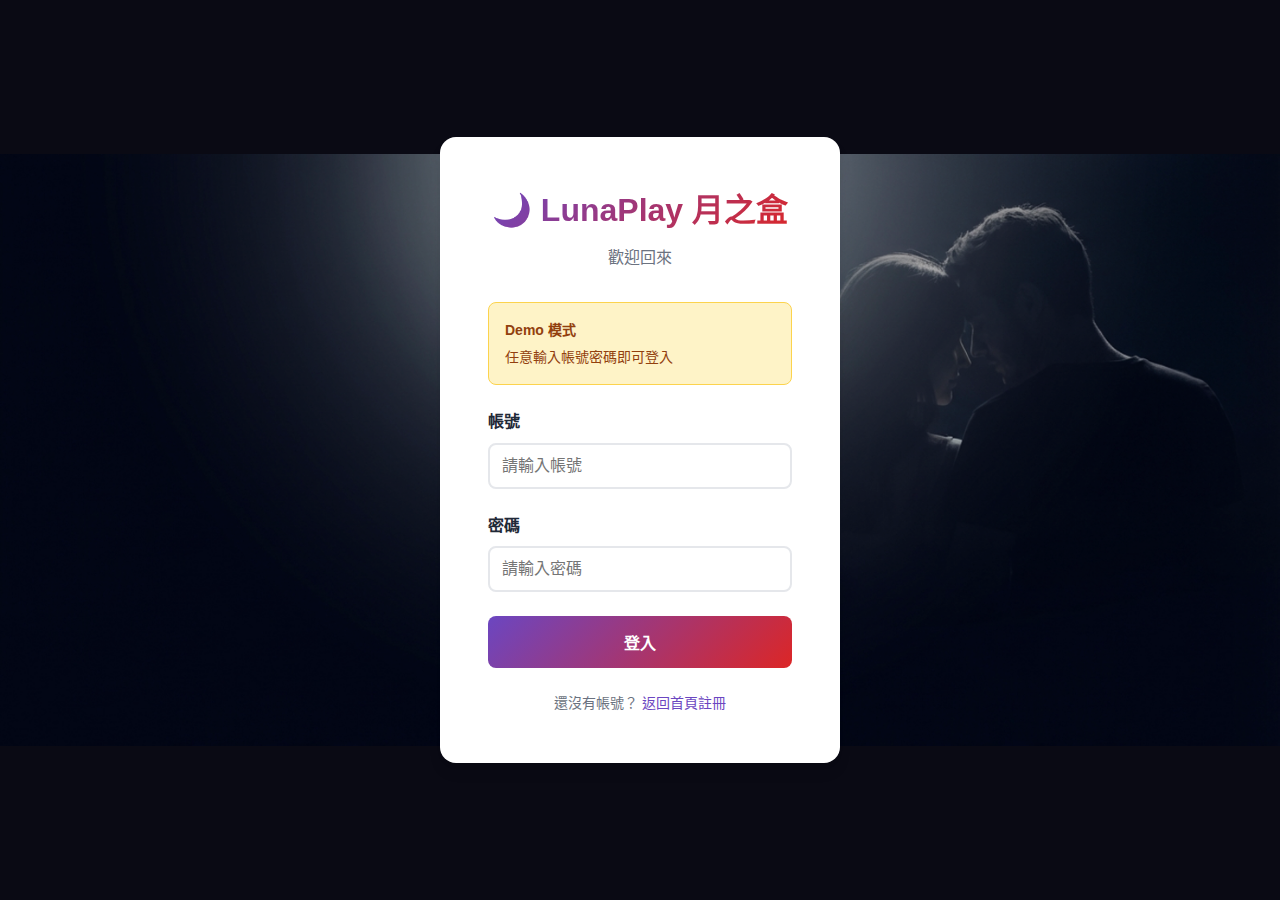
<file: login.html>
<!DOCTYPE html>
<html lang="zh-TW">
<head>
    <meta charset="UTF-8">
    <meta name="viewport" content="width=device-width, initial-scale=1.0">
    <title>登入 - LunaPlay 月之盒</title>
    <link rel="stylesheet" href="styles.css">
    <style>
        .login-page {
            min-height: 100vh;
            display: flex;
            align-items: center;
            justify-content: center;
            background-color: #0f0f1e;
            background-image: url('assets/banner.jpg');
            background-position: center center;
            background-size: contain;
            background-repeat: no-repeat;
            padding: 2rem;
            position: relative;
        }
        
        .login-page::before {
            content: '';
            position: absolute;
            top: 0;
            left: 0;
            right: 0;
            bottom: 0;
            background: rgba(0, 0, 0, 0.3);
            z-index: 1;
        }
        
        .login-container {
            background: var(--white);
            padding: 3rem;
            border-radius: 1rem;
            box-shadow: var(--shadow-lg);
            width: 100%;
            max-width: 400px;
            position: relative;
            z-index: 2;
        }
        
        .login-header {
            text-align: center;
            margin-bottom: 2rem;
        }
        
        .login-header h1 {
            font-size: 2rem;
            background: linear-gradient(135deg, var(--primary-color) 0%, var(--red-color) 100%);
            -webkit-background-clip: text;
            -webkit-text-fill-color: transparent;
            background-clip: text;
            margin-bottom: 0.5rem;
        }
        
        .login-header p {
            color: var(--text-light);
        }
        
        .form-group {
            margin-bottom: 1.5rem;
        }
        
        .form-group label {
            display: block;
            margin-bottom: 0.5rem;
            font-weight: 600;
            color: var(--text-color);
        }
        
        .form-group input {
            width: 100%;
            padding: 0.75rem;
            border: 2px solid #E5E7EB;
            border-radius: 0.5rem;
            font-size: 1rem;
            font-family: inherit;
            transition: border-color 0.3s;
        }
        
        .form-group input:focus {
            outline: none;
            border-color: var(--primary-color);
        }
        
        .login-button {
            width: 100%;
            padding: 0.875rem;
            background: linear-gradient(135deg, var(--primary-color) 0%, var(--red-color) 100%);
            color: var(--white);
            border: none;
            border-radius: 0.5rem;
            font-size: 1rem;
            font-weight: 600;
            cursor: pointer;
            transition: transform 0.3s, box-shadow 0.3s;
        }
        
        .login-button:hover {
            transform: translateY(-2px);
            box-shadow: var(--shadow-lg);
        }
        
        .login-footer {
            text-align: center;
            margin-top: 1.5rem;
            color: var(--text-light);
            font-size: 0.875rem;
        }
        
        .login-footer a {
            color: var(--primary-color);
            text-decoration: none;
        }
        
        .login-footer a:hover {
            text-decoration: underline;
        }
        
        .demo-note {
            background: #FEF3C7;
            border: 1px solid #FCD34D;
            padding: 1rem;
            border-radius: 0.5rem;
            margin-bottom: 1.5rem;
            font-size: 0.875rem;
            color: #92400E;
        }
        
        .demo-note strong {
            display: block;
            margin-bottom: 0.25rem;
        }
    </style>
</head>
<body>
    <div class="login-page">
        <div class="login-container">
            <div class="login-header">
                <h1>🌙 LunaPlay 月之盒</h1>
                <p>歡迎回來</p>
            </div>
            
            <div class="demo-note">
                <strong>Demo 模式</strong>
                任意輸入帳號密碼即可登入
            </div>
            
            <form id="loginForm" onsubmit="handleLogin(event)">
                <div class="form-group">
                    <label for="username">帳號</label>
                    <input type="text" id="username" name="username" placeholder="請輸入帳號" required>
                </div>
                
                <div class="form-group">
                    <label for="password">密碼</label>
                    <input type="password" id="password" name="password" placeholder="請輸入密碼" required>
                </div>
                
                <button type="submit" class="login-button">登入</button>
            </form>
            
            <div class="login-footer">
                <p>還沒有帳號？ <a href="index.html">返回首頁註冊</a></p>
            </div>
        </div>
    </div>
    
    <script>
        function handleLogin(event) {
            event.preventDefault();
            
            const username = document.getElementById('username').value;
            const password = document.getElementById('password').value;
            
            // Demo mode: accept any credentials
            if (username && password) {
                // Store login state
                localStorage.setItem('isLoggedIn', 'true');
                localStorage.setItem('username', username);
                localStorage.setItem('loginTime', new Date().toISOString());
                
                // Redirect to dashboard
                window.location.href = 'dashboard.html';
            } else {
                alert('請輸入帳號和密碼');
            }
        }
        
        // Check if already logged in
        if (localStorage.getItem('isLoggedIn') === 'true') {
            window.location.href = 'dashboard.html';
        }
    </script>
</body>
</html>
</file>
<file: styles.css>
* {
    margin: 0;
    padding: 0;
    box-sizing: border-box;
}

:root {
    --primary-color: #6B46C1;
    --primary-dark: #553C9A;
    --secondary-color: #EC4899;
    --red-color: #DC2626;
    --red-dark: #B91C1C;
    --red-light: #EF4444;
    --accent-color: #F59E0B;
    --bg-color: #F9FAFB;
    --text-color: #1F2937;
    --text-light: #6B7280;
    --white: #FFFFFF;
    --shadow: 0 4px 6px -1px rgba(0, 0, 0, 0.1), 0 2px 4px -1px rgba(0, 0, 0, 0.06);
    --shadow-lg: 0 10px 15px -3px rgba(0, 0, 0, 0.1), 0 4px 6px -2px rgba(0, 0, 0, 0.05);
}

body {
    font-family: -apple-system, BlinkMacSystemFont, 'Segoe UI', 'Roboto', 'Oxygen', 'Ubuntu', 'Cantarell', 'Fira Sans', 'Droid Sans', 'Helvetica Neue', sans-serif;
    line-height: 1.6;
    color: var(--text-color);
    background-color: var(--bg-color);
}

.container {
    max-width: 1200px;
    margin: 0 auto;
    padding: 0 20px;
}

/* Navigation */
.navbar {
    background: var(--white);
    box-shadow: var(--shadow);
    position: sticky;
    top: 0;
    z-index: 1000;
    padding: 1rem 0;
}

.navbar .container {
    display: flex;
    justify-content: space-between;
    align-items: center;
}

.nav-brand {
    font-size: 1.5rem;
    font-weight: bold;
    background: linear-gradient(135deg, var(--primary-color) 0%, var(--red-color) 100%);
    -webkit-background-clip: text;
    -webkit-text-fill-color: transparent;
    background-clip: text;
}

.nav-menu {
    display: flex;
    list-style: none;
    gap: 2rem;
}

.nav-menu a {
    text-decoration: none;
    color: var(--text-color);
    font-weight: 500;
    transition: color 0.3s;
}

.nav-menu a:hover {
    background: linear-gradient(135deg, var(--primary-color) 0%, var(--red-color) 100%);
    -webkit-background-clip: text;
    -webkit-text-fill-color: transparent;
    background-clip: text;
}

/* Hero Section */
.hero {
    background: url('assets/banner.jpg') center center / cover no-repeat;
    color: var(--white);
    padding: 6rem 0;
    text-align: center;
    position: relative;
}

.hero::before {
    content: '';
    position: absolute;
    top: 0;
    left: 0;
    right: 0;
    bottom: 0;
    background: rgba(0, 0, 0, 0.4);
    z-index: 1;
}

.hero .container {
    position: relative;
    z-index: 2;
}

.hero-content {
    max-width: 800px;
    margin: 0 auto;
}

.hero-title {
    font-size: 3.5rem;
    font-weight: bold;
    margin-bottom: 1rem;
    animation: fadeInUp 0.8s;
}

.hero-subtitle {
    font-size: 1.5rem;
    margin-bottom: 0.5rem;
    opacity: 0.95;
    animation: fadeInUp 1s;
}

.hero-description {
    font-size: 1.1rem;
    margin-bottom: 2rem;
    opacity: 0.9;
    animation: fadeInUp 1.2s;
}

@keyframes fadeInUp {
    from {
        opacity: 0;
        transform: translateY(20px);
    }
    to {
        opacity: 1;
        transform: translateY(0);
    }
}

/* Buttons */
.btn-primary, .btn-secondary {
    padding: 0.875rem 2rem;
    font-size: 1rem;
    font-weight: 600;
    border: none;
    border-radius: 0.5rem;
    cursor: pointer;
    transition: all 0.3s;
}

.btn-primary {
    background: var(--white);
    color: var(--red-color);
}

.btn-primary:hover {
    transform: translateY(-2px);
    box-shadow: var(--shadow-lg);
}

.btn-secondary {
    background: linear-gradient(135deg, var(--primary-color) 0%, var(--red-color) 100%);
    color: var(--white);
}

.btn-secondary:hover {
    background: linear-gradient(135deg, var(--primary-dark) 0%, var(--red-dark) 100%);
    transform: translateY(-2px);
    box-shadow: var(--shadow-lg);
}

/* Section Styles */
section {
    padding: 4rem 0;
}

.section-title {
    font-size: 2.5rem;
    text-align: center;
    margin-bottom: 3rem;
    background: linear-gradient(135deg, var(--primary-color) 0%, var(--red-color) 100%);
    -webkit-background-clip: text;
    -webkit-text-fill-color: transparent;
    background-clip: text;
}

/* Features Section */
.features-grid {
    display: grid;
    grid-template-columns: repeat(auto-fit, minmax(300px, 1fr));
    gap: 2rem;
}

.feature-card {
    background: var(--white);
    padding: 2rem;
    border-radius: 1rem;
    box-shadow: var(--shadow);
    text-align: center;
    transition: transform 0.3s, box-shadow 0.3s;
}

.feature-card:hover {
    transform: translateY(-5px);
    box-shadow: var(--shadow-lg);
}

.feature-icon {
    font-size: 3rem;
    margin-bottom: 1rem;
}

.feature-card:nth-child(odd) h3 {
    font-size: 1.5rem;
    margin-bottom: 1rem;
    background: linear-gradient(135deg, var(--primary-color) 0%, var(--red-color) 100%);
    -webkit-background-clip: text;
    -webkit-text-fill-color: transparent;
    background-clip: text;
}

.feature-card:nth-child(even) h3 {
    font-size: 1.5rem;
    margin-bottom: 1rem;
    background: linear-gradient(135deg, var(--primary-color) 0%, var(--red-color) 100%);
    -webkit-background-clip: text;
    -webkit-text-fill-color: transparent;
    background-clip: text;
}

.feature-card p {
    color: var(--text-light);
    line-height: 1.8;
}

/* Themes Section */
.themes {
    background: var(--white);
}

.themes-grid {
    display: grid;
    grid-template-columns: repeat(auto-fit, minmax(250px, 1fr));
    gap: 2rem;
}

.theme-card {
    background: linear-gradient(135deg, #F3F4F6 0%, #E5E7EB 100%);
    padding: 2rem;
    border-radius: 1rem;
    text-align: center;
    transition: transform 0.3s, box-shadow 0.3s;
    border: 2px solid transparent;
}

.theme-card:nth-child(odd):hover {
    transform: translateY(-5px);
    box-shadow: var(--shadow-lg);
    background: linear-gradient(var(--white), var(--white)) padding-box,
                linear-gradient(135deg, var(--primary-color) 0%, var(--red-color) 100%) border-box;
    border: 2px solid transparent;
}

.theme-card:nth-child(even):hover {
    transform: translateY(-5px);
    box-shadow: var(--shadow-lg);
    background: linear-gradient(var(--white), var(--white)) padding-box,
                linear-gradient(135deg, var(--primary-color) 0%, var(--red-color) 100%) border-box;
    border: 2px solid transparent;
}

.theme-image {
    font-size: 4rem;
    margin-bottom: 1rem;
    width: 100%;
    height: 200px;
    display: flex;
    align-items: center;
    justify-content: center;
    overflow: hidden;
    border-radius: 0.5rem;
    background: linear-gradient(135deg, #F3F4F6 0%, #E5E7EB 100%);
}

.theme-image img {
    width: 100%;
    height: 100%;
    object-fit: cover;
    border-radius: 0.5rem;
}

.theme-card:nth-child(odd) h3 {
    font-size: 1.3rem;
    margin-bottom: 0.5rem;
    background: linear-gradient(135deg, var(--primary-color) 0%, var(--red-color) 100%);
    -webkit-background-clip: text;
    -webkit-text-fill-color: transparent;
    background-clip: text;
}

.theme-card:nth-child(even) h3 {
    font-size: 1.3rem;
    margin-bottom: 0.5rem;
    background: linear-gradient(135deg, var(--primary-color) 0%, var(--red-color) 100%);
    -webkit-background-clip: text;
    -webkit-text-fill-color: transparent;
    background-clip: text;
}

.theme-card p {
    color: var(--text-light);
}

.theme-card {
    cursor: pointer;
    position: relative;
}

.theme-card.expanded {
    background: linear-gradient(var(--white), var(--white)) padding-box,
                linear-gradient(135deg, var(--primary-color) 0%, var(--red-color) 100%) border-box;
    border: 2px solid transparent;
    box-shadow: var(--shadow-lg);
}

.theme-products-carousel {
    display: none;
    position: relative;
    width: 100vw;
    margin-left: calc(-50vw + 50%);
    margin-right: calc(-50vw + 50%);
    margin-top: 1rem;
    padding: 1rem 0;
    background: linear-gradient(135deg, #F9FAFB 0%, #F3F4F6 100%);
    border-top: 3px solid;
    border-bottom: 3px solid;
    border-image: linear-gradient(135deg, var(--primary-color) 0%, var(--red-color) 100%) 1;
    box-shadow: 0 -4px 6px -1px rgba(0, 0, 0, 0.1), 0 -2px 4px -1px rgba(0, 0, 0, 0.06);
    animation: slideDown 0.3s;
    z-index: 10;
}

.theme-products-carousel.show {
    display: block;
}

.addon-category {
    position: relative;
}

.addon-category .theme-products-carousel {
    position: relative;
    width: 100vw;
    margin-left: calc(-50vw + 50%);
    margin-right: calc(-50vw + 50%);
    margin-top: 1rem;
    padding: 1rem 0;
    background: linear-gradient(135deg, #F9FAFB 0%, #F3F4F6 100%);
    border-top: 3px solid;
    border-bottom: 3px solid;
    border-image: linear-gradient(135deg, var(--primary-color) 0%, var(--red-color) 100%) 1;
    box-shadow: 0 -4px 6px -1px rgba(0, 0, 0, 0.1), 0 -2px 4px -1px rgba(0, 0, 0, 0.06);
    animation: slideDown 0.3s;
    z-index: 10;
}

.addon-category.expanded .theme-products-carousel {
    display: block;
}

.carousel-container {
    position: relative;
    overflow: hidden;
    max-width: 1400px;
    margin: 0 auto;
    padding: 0 2rem;
    height: 320px;
}

.theme-products-carousel {
    position: relative;
}

.carousel-track {
    display: flex;
    gap: 2rem;
    transition: transform 0.8s cubic-bezier(0.4, 0, 0.2, 1);
    padding: 1rem 0;
}

.carousel-item {
    min-width: 250px;
    flex-shrink: 0;
    background: var(--white);
    border-radius: 1rem;
    overflow: hidden;
    box-shadow: var(--shadow-lg);
    transition: transform 0.3s;
}

.carousel-item:hover {
    transform: translateY(-10px) scale(1.02);
    box-shadow: 0 20px 25px -5px rgba(0, 0, 0, 0.1), 0 10px 10px -5px rgba(0, 0, 0, 0.04);
}

.carousel-item-image {
    width: 100%;
    height: 220px;
    object-fit: cover;
    background: linear-gradient(135deg, #F3F4F6 0%, #E5E7EB 100%);
}

.carousel-item-info {
    padding: 1.5rem;
    text-align: center;
}

.carousel-item-name {
    font-weight: 600;
    color: var(--text-color);
    font-size: 1.1rem;
    margin-bottom: 0.5rem;
}

.carousel-nav {
    position: absolute;
    top: 50%;
    left: 0;
    right: 0;
    transform: translateY(-50%);
    display: flex;
    justify-content: space-between;
    align-items: center;
    padding: 0 1rem;
    pointer-events: none;
    z-index: 20;
}

.carousel-nav-button {
    width: 50px;
    height: 50px;
    border-radius: 50%;
    background: linear-gradient(135deg, var(--primary-color) 0%, var(--red-color) 100%);
    border: none;
    color: var(--white);
    cursor: pointer;
    display: flex;
    align-items: center;
    justify-content: center;
    font-size: 1.5rem;
    font-weight: bold;
    transition: all 0.3s;
    box-shadow: var(--shadow);
    pointer-events: auto;
    position: relative;
}


.carousel-nav-button:first-child {
    margin-right: auto;
}

.carousel-nav-button:last-child {
    margin-left: auto;
}

.carousel-nav-button:hover {
    background: linear-gradient(135deg, var(--primary-dark) 0%, var(--red-dark) 100%);
    color: var(--white);
    transform: scale(1.1);
    box-shadow: var(--shadow-lg);
}

.carousel-nav-button:disabled {
    opacity: 0.3;
    cursor: not-allowed;
    transform: none;
}

.carousel-dots {
    position: absolute;
    bottom: 1rem;
    left: 50%;
    transform: translateX(-50%);
    display: flex;
    justify-content: center;
    gap: 0.5rem;
    z-index: 20;
}

.carousel-dot {
    width: 12px;
    height: 12px;
    border-radius: 50%;
    background: #D1D5DB;
    cursor: pointer;
    transition: all 0.3s;
}

.carousel-dot.active {
    background: linear-gradient(135deg, var(--primary-color) 0%, var(--red-color) 100%);
    width: 30px;
    border-radius: 6px;
}

@keyframes slideDown {
    from {
        opacity: 0;
        transform: translateY(-10px);
    }
    to {
        opacity: 1;
        transform: translateY(0);
    }
}

@keyframes slideUp {
    from {
        opacity: 0;
        transform: translateY(100%);
    }
    to {
        opacity: 1;
        transform: translateY(0);
    }
}

/* Pricing Section */
.pricing-grid {
    display: grid;
    grid-template-columns: repeat(auto-fit, minmax(300px, 1fr));
    gap: 2rem;
    margin-top: 2rem;
}

.pricing-card {
    background: var(--white);
    padding: 2.5rem;
    border-radius: 1rem;
    box-shadow: var(--shadow);
    text-align: center;
    position: relative;
    transition: transform 0.3s, box-shadow 0.3s;
}

.pricing-card:hover {
    transform: translateY(-5px);
    box-shadow: var(--shadow-lg);
}

.pricing-card.featured {
    border: 3px solid transparent;
    background: linear-gradient(var(--white), var(--white)) padding-box,
                linear-gradient(135deg, var(--primary-color) 0%, var(--red-color) 100%) border-box;
    transform: scale(1.05);
}

.pricing-card.featured:hover {
    transform: scale(1.05) translateY(-5px);
}

.badge {
    position: absolute;
    top: -15px;
    left: 50%;
    transform: translateX(-50%);
    background: linear-gradient(135deg, var(--red-color) 0%, var(--red-light) 100%);
    color: var(--white);
    padding: 0.5rem 1.5rem;
    border-radius: 2rem;
    font-weight: 600;
    font-size: 0.875rem;
}

.pricing-card h3 {
    font-size: 1.5rem;
    margin-bottom: 1rem;
    background: linear-gradient(135deg, var(--primary-color) 0%, var(--red-color) 100%);
    -webkit-background-clip: text;
    -webkit-text-fill-color: transparent;
    background-clip: text;
}

.price {
    font-size: 2.5rem;
    font-weight: bold;
    background: linear-gradient(135deg, var(--primary-color) 0%, var(--red-color) 100%);
    -webkit-background-clip: text;
    -webkit-text-fill-color: transparent;
    background-clip: text;
    margin-bottom: 0.5rem;
}

.price-desc {
    color: var(--text-light);
    margin-bottom: 1.5rem;
}

.pricing-features {
    list-style: none;
    text-align: left;
    margin-bottom: 2rem;
    min-height: 280px;
}

.pricing-features li {
    padding: 0.75rem 0;
    color: var(--text-color);
    display: flex;
    align-items: center;
    gap: 0.75rem;
    border-bottom: 1px solid #E5E7EB;
}

.pricing-features li:last-child {
    border-bottom: none;
}

.pricing-features .feature-icon {
    min-width: 20px;
    width: 20px;
    font-weight: bold;
    font-size: 1.1rem;
    display: flex;
    align-items: center;
    justify-content: center;
    line-height: 1;
    flex-shrink: 0;
    margin: 0;
    padding: 0;
}

.pricing-features .feature-icon:not(.cross) {
    color: #10B981;
}

.pricing-features .feature-icon.cross {
    color: #EF4444;
}

.pricing-features .feature-text {
    flex: 1;
    display: flex;
    align-items: center;
    line-height: 1.5;
}


.bonus-month {
    font-size: 1.2rem;
    color: var(--red-color);
    font-weight: bold;
    margin-left: 0.25rem;
}

.bonus-badge {
    display: inline-block;
    background: linear-gradient(135deg, var(--primary-color) 0%, var(--red-color) 100%);
    color: var(--white);
    padding: 0.4rem 1rem;
    border-radius: 1rem;
    font-size: 0.875rem;
    font-weight: 600;
    margin-bottom: 1rem;
}

.bonus-badge-top {
    position: absolute;
    top: -20px;
    left: 50%;
    transform: translateX(-50%);
    background: linear-gradient(135deg, var(--primary-color) 0%, var(--red-color) 100%);
    color: var(--white);
    padding: 0.5rem 1.5rem;
    border-radius: 2rem;
    font-size: 0.875rem;
    font-weight: 600;
    white-space: nowrap;
    z-index: 10;
    box-shadow: var(--shadow);
}

/* Add-ons Section */
.addons {
    background: var(--white);
}

.addons-grid {
    display: grid;
    grid-template-columns: repeat(auto-fit, minmax(250px, 1fr));
    gap: 2rem;
}

.addon-category {
    background: #F9FAFB;
    padding: 1.5rem;
    border-radius: 0.5rem;
    border: 1px solid #E5E7EB;
    cursor: pointer;
    transition: all 0.3s;
    position: relative;
}

.addon-category:hover {
    background: linear-gradient(var(--white), var(--white)) padding-box,
                linear-gradient(135deg, var(--primary-color) 0%, var(--red-color) 100%) border-box;
    border: 1px solid transparent;
    box-shadow: var(--shadow);
}

.addon-category.expanded {
    background: linear-gradient(var(--white), var(--white)) padding-box,
                linear-gradient(135deg, var(--primary-color) 0%, var(--red-color) 100%) border-box;
    border: 1px solid transparent;
    box-shadow: var(--shadow-lg);
}

.addon-category:nth-child(odd) h3 {
    font-size: 1.2rem;
    margin-bottom: 1rem;
    background: linear-gradient(135deg, var(--primary-color) 0%, var(--red-color) 100%);
    -webkit-background-clip: text;
    -webkit-text-fill-color: transparent;
    background-clip: text;
}

.addon-category:nth-child(even) h3 {
    font-size: 1.2rem;
    margin-bottom: 1rem;
    background: linear-gradient(135deg, var(--primary-color) 0%, var(--red-color) 100%);
    -webkit-background-clip: text;
    -webkit-text-fill-color: transparent;
    background-clip: text;
}

.addon-items {
    display: flex;
    flex-direction: column;
    gap: 0.75rem;
}

.addon-item {
    display: flex;
    align-items: center;
    gap: 0.5rem;
    cursor: pointer;
    padding: 0.5rem;
    border-radius: 0.25rem;
    transition: background 0.2s;
}

.addon-item:hover {
    background: #E5E7EB;
}

.addon-item-icon {
    font-size: 0.75rem;
    color: var(--text-light);
    display: inline-flex;
    align-items: center;
    justify-content: center;
    width: 16px;
    flex-shrink: 0;
}

.addon-item input[type="checkbox"] {
    width: 1.25rem;
    height: 1.25rem;
    cursor: pointer;
}

/* Community Section */
.community-grid {
    display: grid;
    grid-template-columns: repeat(auto-fit, minmax(250px, 1fr));
    gap: 2rem;
}

.community-card {
    background: var(--white);
    padding: 2rem;
    border-radius: 1rem;
    box-shadow: var(--shadow);
    text-align: center;
    cursor: pointer;
    transition: transform 0.3s, box-shadow 0.3s;
}

.community-card:hover {
    transform: translateY(-5px);
    box-shadow: var(--shadow-lg);
}

.community-icon {
    font-size: 3rem;
    margin-bottom: 1rem;
}

.community-card:nth-child(odd) h3 {
    font-size: 1.3rem;
    margin-bottom: 0.5rem;
    background: linear-gradient(135deg, var(--primary-color) 0%, var(--red-color) 100%);
    -webkit-background-clip: text;
    -webkit-text-fill-color: transparent;
    background-clip: text;
}

.community-card:nth-child(even) h3 {
    font-size: 1.3rem;
    margin-bottom: 0.5rem;
    background: linear-gradient(135deg, var(--primary-color) 0%, var(--red-color) 100%);
    -webkit-background-clip: text;
    -webkit-text-fill-color: transparent;
    background-clip: text;
}

.community-card p {
    color: var(--text-light);
}

/* Modal */
.modal {
    display: none;
    position: fixed;
    z-index: 2000;
    left: 0;
    top: 0;
    width: 100%;
    height: 100%;
    background-color: rgba(0, 0, 0, 0.5);
    animation: fadeIn 0.3s;
}

.modal-content {
    background-color: var(--white);
    margin: 5% auto;
    padding: 2rem;
    border-radius: 1rem;
    width: 90%;
    max-width: 600px;
    max-height: 80vh;
    overflow-y: auto;
    animation: slideDown 0.3s;
}

@keyframes fadeIn {
    from { opacity: 0; }
    to { opacity: 1; }
}

@keyframes slideDown {
    from {
        transform: translateY(-50px);
        opacity: 0;
    }
    to {
        transform: translateY(0);
        opacity: 1;
    }
}

.close {
    color: var(--text-light);
    float: right;
    font-size: 2rem;
    font-weight: bold;
    cursor: pointer;
    line-height: 1;
}

.close:hover {
    color: var(--text-color);
}

.addons-selection {
    margin: 1.5rem 0;
}

.addons-selection .addon-category {
    margin-bottom: 1rem;
}

/* Footer */
.footer {
    background: url('assets/banner.jpg') center center / cover no-repeat;
    color: var(--white);
    text-align: center;
    padding: 2rem 0;
    position: relative;
}

.footer::before {
    content: '';
    position: absolute;
    top: 0;
    left: 0;
    right: 0;
    bottom: 0;
    background: rgba(0, 0, 0, 0.6);
    z-index: 1;
}

.footer .container {
    position: relative;
    z-index: 2;
}

.footer-note {
    margin-top: 0.5rem;
    opacity: 0.8;
    font-size: 0.9rem;
}

/* Responsive */
@media (max-width: 768px) {
    .nav-menu {
        flex-direction: column;
        gap: 1rem;
    }

    .hero-title {
        font-size: 2.5rem;
    }

    .hero-subtitle {
        font-size: 1.2rem;
    }

    .section-title {
        font-size: 2rem;
    }

    .pricing-card.featured {
        transform: scale(1);
    }

    .pricing-card.featured:hover {
        transform: translateY(-5px);
    }

    .modal-content {
        width: 95%;
        margin: 10% auto;
        padding: 1.5rem;
    }
}
</file>
